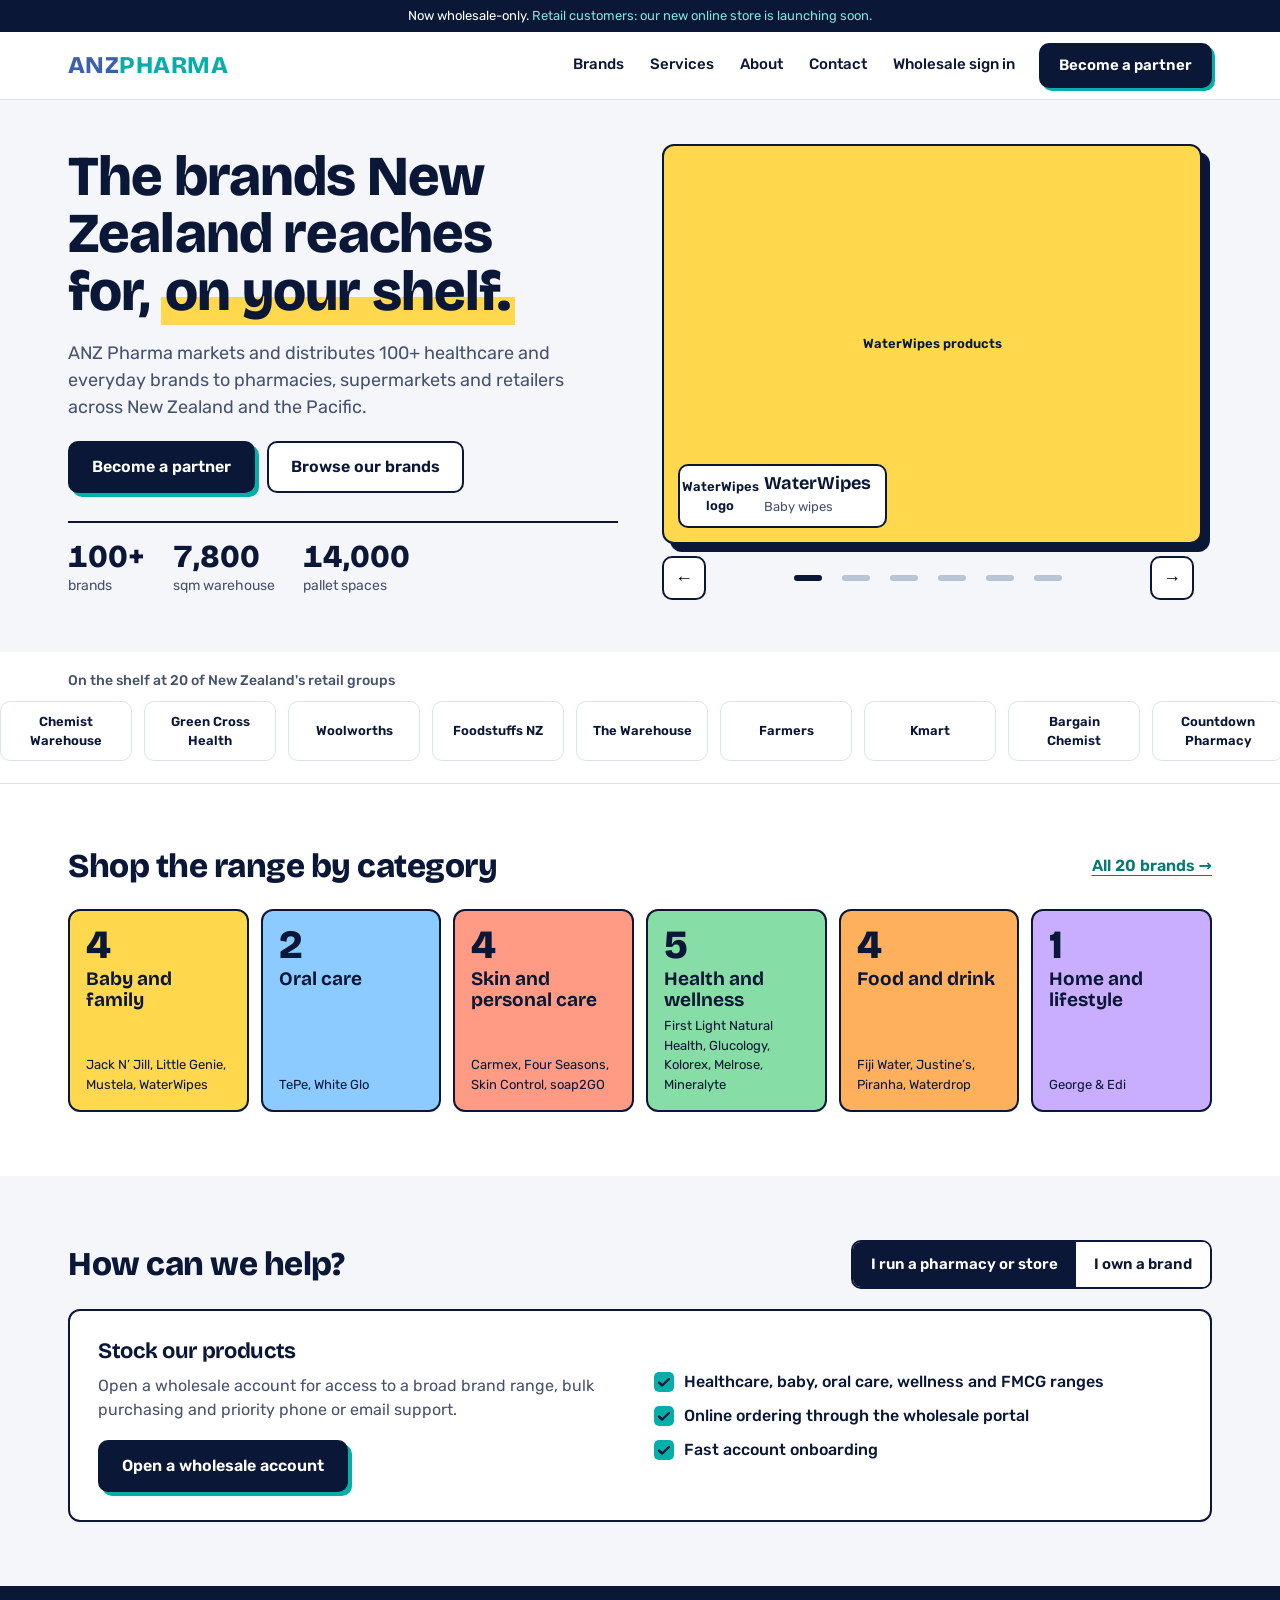
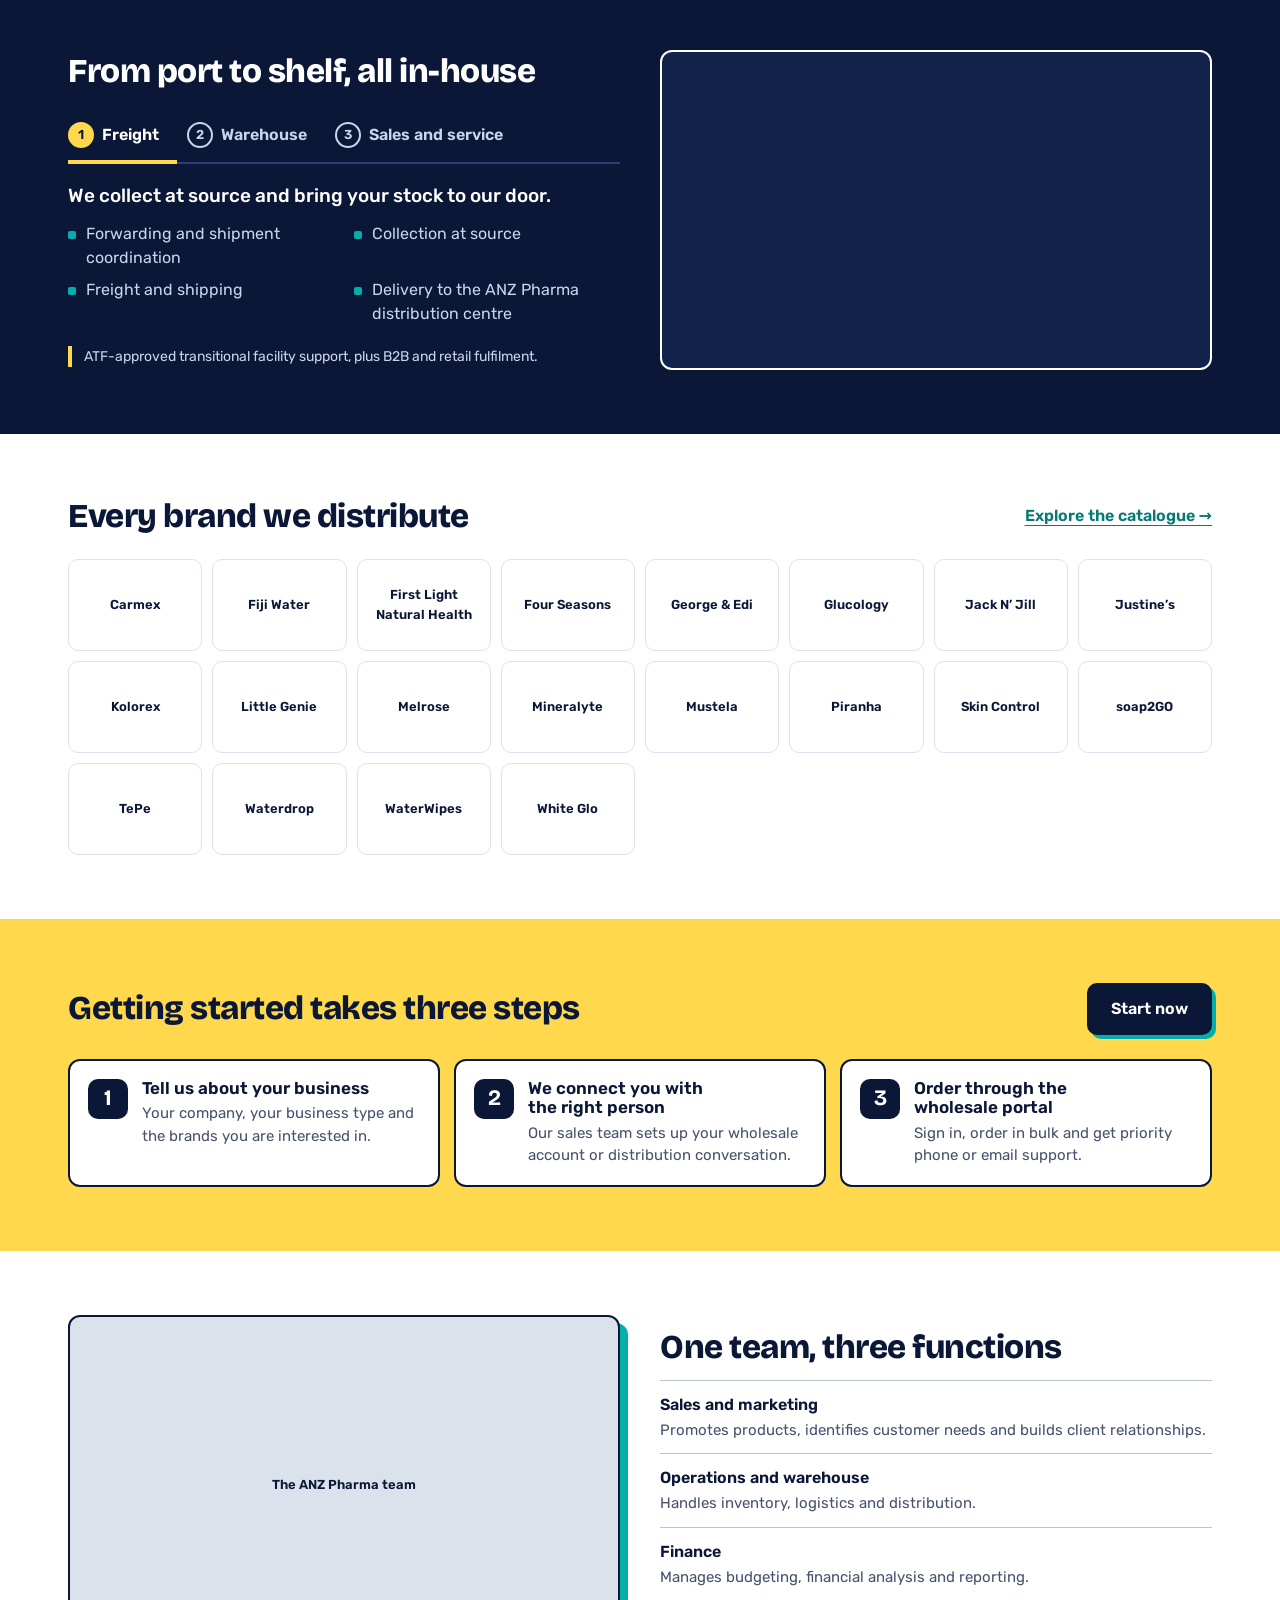
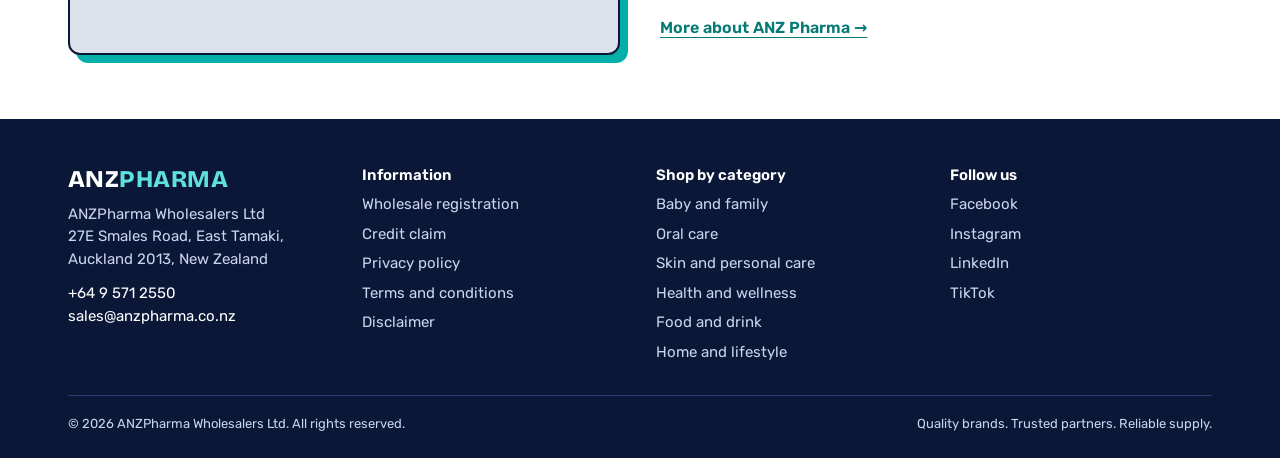
<file: index.html>
<!doctype html>
<html lang="en-NZ">
<head>
<meta charset="utf-8">
<meta name="viewport" content="width=device-width, initial-scale=1">
<title>ANZ Pharma | Wholesale pharmaceutical, healthcare and FMCG distribution in New Zealand</title>
<meta name="description" content="ANZ Pharma markets and distributes 100+ healthcare and everyday brands to pharmacies, supermarkets and retailers across New Zealand and the Pacific.">
<meta name="robots" content="noindex, nofollow">
<link rel="preconnect" href="https://fonts.googleapis.com">
<link rel="preconnect" href="https://fonts.gstatic.com" crossorigin>
<link rel="stylesheet" href="https://fonts.googleapis.com/css2?family=Bricolage+Grotesque:wght@600;700;800&family=Rubik:wght@400;500;600&display=swap">
<link rel="stylesheet" href="css/styles.css">
<script>function imgFail(i){var s=document.createElement('span');s.className='img-fallback '+i.className;s.textContent=i.alt;i.replaceWith(s)}</script>
</head>
<body>
<a class="skip" href="#main">Skip to content</a>
<header class="site-header">
<div class="announce">Now wholesale-only. <span>Retail customers: our new online store is launching soon.</span></div>
<div class="wrap bar">
<a class="logo" href="index.html" aria-label="ANZ Pharma home"><img src="https://www.anzpharma.co.nz/images/anzpharma-logo.svg" alt="ANZ Pharma" width="181" height="20" onerror="this.replaceWith(Object.assign(document.createElement('span'),{className:'wordmark',innerHTML:'<b>ANZ</b>PHARMA'}))"></a>
<button class="menu-btn" type="button" aria-expanded="false" aria-controls="nav">Menu</button>
<nav id="nav" aria-label="Main">
<a href="brands.html">Brands</a>
<a href="index.html#services">Services</a>
<a href="about.html">About</a>
<a href="partner.html">Contact</a>
<a href="https://wholesale.anzpharma.co.nz/login.php" class="signin">Wholesale sign in</a>
<a href="partner.html" class="btn btn-dark">Become a partner</a>
</nav>
</div>
</header>
<main id="main">

<section class="hero"><div class="wrap hero-grid">
<div class="hero-copy">
<h1>The brands New Zealand reaches for, <mark>on your shelf.</mark></h1>
<p class="lead">ANZ Pharma markets and distributes 100+ healthcare and everyday brands to pharmacies, supermarkets and retailers across New Zealand and the Pacific.</p>
<div class="row"><a class="btn btn-dark" href="partner.html">Become a partner</a><a class="btn btn-line" href="brands.html">Browse our brands</a></div>
<dl class="hero-stats"><div><dt data-count="100" data-suffix="+">100+</dt><dd>brands</dd></div><div><dt data-count="7800">7,800</dt><dd>sqm warehouse</dd></div><div><dt data-count="14000">14,000</dt><dd>pallet spaces</dd></div></dl>
</div>
<div class="showcase" aria-roledescription="carousel" aria-label="Featured brands">
<div class="slides"><a class="slide c-baby on" href="brands.html#waterwipes" data-i="0"><img class="slide-img" src="https://brand.anzpharma.co.nz/uploads/hero_671781495614.png" alt="WaterWipes products" onerror="imgFail(this)"><span class="slide-cap"><span class="slide-logo"><img src="https://brand.anzpharma.co.nz/uploads/721781731890.png" alt="WaterWipes logo" onerror="imgFail(this)"></span><span><b>WaterWipes</b><small>Baby wipes</small></span></span></a><a class="slide c-skin" href="brands.html#carmex" data-i="1"><img class="slide-img" src="https://brand.anzpharma.co.nz/uploads/hero_411775523725.png" alt="Carmex products" loading="lazy" onerror="imgFail(this)"><span class="slide-cap"><span class="slide-logo"><img src="https://brand.anzpharma.co.nz/uploads/511773348361.png" alt="Carmex logo" loading="lazy" onerror="imgFail(this)"></span><span><b>Carmex</b><small>Lip care</small></span></span></a><a class="slide c-baby" href="brands.html#mustela" data-i="2"><img class="slide-img" src="https://brand.anzpharma.co.nz/uploads/hero_331775526187.png" alt="Mustela products" loading="lazy" onerror="imgFail(this)"><span class="slide-cap"><span class="slide-logo"><img src="https://brand.anzpharma.co.nz/uploads/251772756858.png" alt="Mustela logo" loading="lazy" onerror="imgFail(this)"></span><span><b>Mustela</b><small>Baby skincare</small></span></span></a><a class="slide c-oral" href="brands.html#white-glo" data-i="3"><img class="slide-img" src="https://brand.anzpharma.co.nz/uploads/hero_181775103220.jpg" alt="White Glo products" loading="lazy" onerror="imgFail(this)"><span class="slide-cap"><span class="slide-logo"><img src="https://brand.anzpharma.co.nz/uploads/461775103220.png" alt="White Glo logo" loading="lazy" onerror="imgFail(this)"></span><span><b>White Glo</b><small>Teeth whitening</small></span></span></a><a class="slide c-food" href="brands.html#fiji-water" data-i="4"><img class="slide-img" src="https://brand.anzpharma.co.nz/uploads/hero_911793245798.png" alt="Fiji Water products" loading="lazy" onerror="imgFail(this)"><span class="slide-cap"><span class="slide-logo"><img src="https://brand.anzpharma.co.nz/uploads/961793245639.png" alt="Fiji Water logo" loading="lazy" onerror="imgFail(this)"></span><span><b>Fiji Water</b><small>Bottled water</small></span></span></a><a class="slide c-health" href="brands.html#kolorex" data-i="5"><img class="slide-img" src="https://brand.anzpharma.co.nz/uploads/hero_621775528438.png" alt="Kolorex products" loading="lazy" onerror="imgFail(this)"><span class="slide-cap"><span class="slide-logo"><img src="https://brand.anzpharma.co.nz/uploads/411716344920.png" alt="Kolorex logo" loading="lazy" onerror="imgFail(this)"></span><span><b>Kolorex</b><small>Skin and gut care</small></span></span></a></div>
<div class="show-ctl"><button type="button" class="arrow" data-dir="-1" aria-label="Previous brand">&#8592;</button><div class="dots"><button type="button" class="dot on" data-i="0" aria-label="Show WaterWipes"></button><button type="button" class="dot" data-i="1" aria-label="Show Carmex"></button><button type="button" class="dot" data-i="2" aria-label="Show Mustela"></button><button type="button" class="dot" data-i="3" aria-label="Show White Glo"></button><button type="button" class="dot" data-i="4" aria-label="Show Fiji Water"></button><button type="button" class="dot" data-i="5" aria-label="Show Kolorex"></button></div><button type="button" class="arrow" data-dir="1" aria-label="Next brand">&#8594;</button></div>
</div>
</div></section>

<section class="marquee-band" aria-label="Retail partners">
<p class="wrap marquee-label">On the shelf at 20 of New Zealand's retail groups</p>
<div class="marquee"><ul class="track"><li><img src="https://www.anzpharma.co.nz/images/customers/chemistwarehouse.jpg" alt="Chemist Warehouse" loading="lazy" onerror="imgFail(this)"></li><li><img src="https://www.anzpharma.co.nz/images/customers/greencross.jpg" alt="Green Cross Health" loading="lazy" onerror="imgFail(this)"></li><li><img src="https://www.anzpharma.co.nz/images/customers/woolworths.png" alt="Woolworths" loading="lazy" onerror="imgFail(this)"></li><li><img src="https://www.anzpharma.co.nz/images/customers/foodstuffs.jpg" alt="Foodstuffs NZ" loading="lazy" onerror="imgFail(this)"></li><li><img src="https://www.anzpharma.co.nz/images/customers/thewarehouse.jpg" alt="The Warehouse" loading="lazy" onerror="imgFail(this)"></li><li><img src="https://www.anzpharma.co.nz/images/customers/farmers.jpg" alt="Farmers" loading="lazy" onerror="imgFail(this)"></li><li><img src="https://www.anzpharma.co.nz/images/customers/k%20mart%20logo%20.png" alt="Kmart" loading="lazy" onerror="imgFail(this)"></li><li><img src="https://www.anzpharma.co.nz/images/customers/bargain%20chemist.png" alt="Bargain Chemist" loading="lazy" onerror="imgFail(this)"></li><li><img src="https://www.anzpharma.co.nz/images/customers/countdown-pharmacy.jpg" alt="Countdown Pharmacy" loading="lazy" onerror="imgFail(this)"></li><li><img src="https://www.anzpharma.co.nz/images/customers/pharmacy-direct.jpg" alt="Pharmacy Direct" loading="lazy" onerror="imgFail(this)"></li><li><img src="https://www.anzpharma.co.nz/images/customers/health2000.jpg" alt="Health 2000" loading="lazy" onerror="imgFail(this)"></li><li><img src="https://www.anzpharma.co.nz/images/customers/cdc.png" alt="CDC Pharmaceuticals" loading="lazy" onerror="imgFail(this)"></li><li><img src="https://www.anzpharma.co.nz/images/customers/baby%20bunting%20.png" alt="Baby Bunting" loading="lazy" onerror="imgFail(this)"></li><li><img src="https://www.anzpharma.co.nz/images/customers/babyonthemove.jpg" alt="Baby on the Move" loading="lazy" onerror="imgFail(this)"></li><li><img src="https://www.anzpharma.co.nz/images/customers/commonsense-organic.jpg" alt="Commonsense Organics" loading="lazy" onerror="imgFail(this)"></li><li><img src="https://www.anzpharma.co.nz/images/customers/farmland%20logo.png" alt="Farmlands" loading="lazy" onerror="imgFail(this)"></li><li><img src="https://www.anzpharma.co.nz/images/customers/spotlight%20.png" alt="Spotlight" loading="lazy" onerror="imgFail(this)"></li><li><img src="https://www.anzpharma.co.nz/images/customers/postie.jpg" alt="Postie" loading="lazy" onerror="imgFail(this)"></li><li><img src="https://www.anzpharma.co.nz/images/customers/nightnday.jpg" alt="Night ’n Day" loading="lazy" onerror="imgFail(this)"></li><li><img src="https://www.anzpharma.co.nz/images/customers/ls-travel.jpg" alt="Lagardère Travel Retail" loading="lazy" onerror="imgFail(this)"></li></ul><ul class="track" aria-hidden="true"><li><img src="https://www.anzpharma.co.nz/images/customers/chemistwarehouse.jpg" alt="Chemist Warehouse" loading="lazy" onerror="imgFail(this)"></li><li><img src="https://www.anzpharma.co.nz/images/customers/greencross.jpg" alt="Green Cross Health" loading="lazy" onerror="imgFail(this)"></li><li><img src="https://www.anzpharma.co.nz/images/customers/woolworths.png" alt="Woolworths" loading="lazy" onerror="imgFail(this)"></li><li><img src="https://www.anzpharma.co.nz/images/customers/foodstuffs.jpg" alt="Foodstuffs NZ" loading="lazy" onerror="imgFail(this)"></li><li><img src="https://www.anzpharma.co.nz/images/customers/thewarehouse.jpg" alt="The Warehouse" loading="lazy" onerror="imgFail(this)"></li><li><img src="https://www.anzpharma.co.nz/images/customers/farmers.jpg" alt="Farmers" loading="lazy" onerror="imgFail(this)"></li><li><img src="https://www.anzpharma.co.nz/images/customers/k%20mart%20logo%20.png" alt="Kmart" loading="lazy" onerror="imgFail(this)"></li><li><img src="https://www.anzpharma.co.nz/images/customers/bargain%20chemist.png" alt="Bargain Chemist" loading="lazy" onerror="imgFail(this)"></li><li><img src="https://www.anzpharma.co.nz/images/customers/countdown-pharmacy.jpg" alt="Countdown Pharmacy" loading="lazy" onerror="imgFail(this)"></li><li><img src="https://www.anzpharma.co.nz/images/customers/pharmacy-direct.jpg" alt="Pharmacy Direct" loading="lazy" onerror="imgFail(this)"></li><li><img src="https://www.anzpharma.co.nz/images/customers/health2000.jpg" alt="Health 2000" loading="lazy" onerror="imgFail(this)"></li><li><img src="https://www.anzpharma.co.nz/images/customers/cdc.png" alt="CDC Pharmaceuticals" loading="lazy" onerror="imgFail(this)"></li><li><img src="https://www.anzpharma.co.nz/images/customers/baby%20bunting%20.png" alt="Baby Bunting" loading="lazy" onerror="imgFail(this)"></li><li><img src="https://www.anzpharma.co.nz/images/customers/babyonthemove.jpg" alt="Baby on the Move" loading="lazy" onerror="imgFail(this)"></li><li><img src="https://www.anzpharma.co.nz/images/customers/commonsense-organic.jpg" alt="Commonsense Organics" loading="lazy" onerror="imgFail(this)"></li><li><img src="https://www.anzpharma.co.nz/images/customers/farmland%20logo.png" alt="Farmlands" loading="lazy" onerror="imgFail(this)"></li><li><img src="https://www.anzpharma.co.nz/images/customers/spotlight%20.png" alt="Spotlight" loading="lazy" onerror="imgFail(this)"></li><li><img src="https://www.anzpharma.co.nz/images/customers/postie.jpg" alt="Postie" loading="lazy" onerror="imgFail(this)"></li><li><img src="https://www.anzpharma.co.nz/images/customers/nightnday.jpg" alt="Night ’n Day" loading="lazy" onerror="imgFail(this)"></li><li><img src="https://www.anzpharma.co.nz/images/customers/ls-travel.jpg" alt="Lagardère Travel Retail" loading="lazy" onerror="imgFail(this)"></li></ul></div>
</section>

<section class="band"><div class="wrap">
<div class="head-row"><h2>Shop the range by category</h2><a class="more" href="brands.html">All 20 brands &#8594;</a></div>
<div class="cats"><a class="cat c-baby" href="brands.html#baby"><span class="cat-n">4</span><span class="cat-name">Baby and family</span><span class="cat-brands">Jack N’ Jill, Little Genie, Mustela, WaterWipes</span></a><a class="cat c-oral" href="brands.html#oral"><span class="cat-n">2</span><span class="cat-name">Oral care</span><span class="cat-brands">TePe, White Glo</span></a><a class="cat c-skin" href="brands.html#skin"><span class="cat-n">4</span><span class="cat-name">Skin and personal care</span><span class="cat-brands">Carmex, Four Seasons, Skin Control, soap2GO</span></a><a class="cat c-health" href="brands.html#health"><span class="cat-n">5</span><span class="cat-name">Health and wellness</span><span class="cat-brands">First Light Natural Health, Glucology, Kolorex, Melrose, Mineralyte</span></a><a class="cat c-food" href="brands.html#food"><span class="cat-n">4</span><span class="cat-name">Food and drink</span><span class="cat-brands">Fiji Water, Justine’s, Piranha, Waterdrop</span></a><a class="cat c-home" href="brands.html#home"><span class="cat-n">1</span><span class="cat-name">Home and lifestyle</span><span class="cat-brands">George &amp; Edi</span></a></div>
</div></section>

<section class="band band-paper"><div class="wrap aud">
<div class="aud-head"><h2>How can we help?</h2>
<div class="seg" role="tablist" aria-label="Choose your business type">
<button type="button" role="tab" id="at-stock" aria-controls="ap-stock" aria-selected="true">I run a pharmacy or store</button>
<button type="button" role="tab" id="at-sell" aria-controls="ap-sell" aria-selected="false">I own a brand</button></div></div>
<div role="tabpanel" id="ap-stock" aria-labelledby="at-stock" class="aud-panel">
<div><h3>Stock our products</h3><p>Open a wholesale account for access to a broad brand range, bulk purchasing and priority phone or email support.</p>
<a class="btn btn-dark" href="partner.html?interest=stock">Open a wholesale account</a></div>
<ul class="checks"><li>Healthcare, baby, oral care, wellness and FMCG ranges</li><li>Online ordering through the wholesale portal</li><li>Fast account onboarding</li></ul></div>
<div role="tabpanel" id="ap-sell" aria-labelledby="at-sell" class="aud-panel" hidden>
<div><h3>Sell your brand in New Zealand</h3><p>We take brands with real consumer benefits from port to shelf: import, storage, field sales and key accounts handled by one team.</p>
<a class="btn btn-dark" href="partner.html?interest=sell">Talk to us about distribution</a></div>
<ul class="checks"><li>Nationwide retail and pharmacy relationships</li><li>Integrated import and freight coordination</li><li>Scalable logistics for growing brands</li></ul></div>
</div></section>

<section class="band band-navy" id="services"><div class="wrap journey">
<div class="journey-copy">
<h2>From port to shelf, all in-house</h2>
<div class="jtabs" role="tablist" aria-label="Our services"><button type="button" role="tab" class="jtab" id="jt-freight" aria-controls="jp-freight" aria-selected="true"><span class="jnum">1</span>Freight</button><button type="button" role="tab" class="jtab" id="jt-warehouse" aria-controls="jp-warehouse" aria-selected="false"><span class="jnum">2</span>Warehouse</button><button type="button" role="tab" class="jtab" id="jt-sales" aria-controls="jp-sales" aria-selected="false"><span class="jnum">3</span>Sales and service</button></div>
<div role="tabpanel" class="jpanel" id="jp-freight" aria-labelledby="jt-freight"><p class="jlead">We collect at source and bring your stock to our door.</p><ul><li>Forwarding and shipment coordination</li><li>Collection at source</li><li>Freight and shipping</li><li>Delivery to the ANZ Pharma distribution centre</li></ul></div><div role="tabpanel" class="jpanel" id="jp-warehouse" aria-labelledby="jt-warehouse" hidden><p class="jlead">7,800 sqm in East Tamaki, with room for 14,000 pallets.</p><ul><li>Own and customer warehousing</li><li>Direct-store-delivery and DC distribution</li><li>Wholesale operations and B2B fulfilment</li><li>Regulatory support and quality controls</li></ul></div><div role="tabpanel" class="jpanel" id="jp-sales" aria-labelledby="jt-sales" hidden><p class="jlead">A field team that gets brands ranged and keeps them selling.</p><ul><li>Field sales management</li><li>Key account management</li><li>Customer management</li><li>Customer services</li></ul></div>
<p class="atf">ATF-approved transitional facility support, plus B2B and retail fulfilment.</p>
</div>
<div class="journey-media"><video autoplay muted loop playsinline preload="metadata" aria-label="Aerial view of the ANZ Pharma distribution centre in East Tamaki"><source src="https://www.anzpharma.co.nz/videos/anzpharma.webm" type="video/webm"></video></div>
</div></section>

<section class="band"><div class="wrap">
<div class="head-row"><h2>Every brand we distribute</h2><a class="more" href="brands.html">Explore the catalogue &#8594;</a></div>
<div class="wall"><a class="wall-tile c-skin" href="brands.html#carmex" title="Carmex"><img src="https://brand.anzpharma.co.nz/uploads/511773348361.png" alt="Carmex" loading="lazy" onerror="imgFail(this)"><span>Lip care</span></a><a class="wall-tile c-food" href="brands.html#fiji-water" title="Fiji Water"><img src="https://brand.anzpharma.co.nz/uploads/961793245639.png" alt="Fiji Water" loading="lazy" onerror="imgFail(this)"><span>Bottled water</span></a><a class="wall-tile c-health" href="brands.html#first-light-natural-health" title="First Light Natural Health"><img src="https://brand.anzpharma.co.nz/uploads/221727736343.png" alt="First Light Natural Health" loading="lazy" onerror="imgFail(this)"><span>Natural health</span></a><a class="wall-tile c-skin" href="brands.html#four-seasons" title="Four Seasons"><img src="https://brand.anzpharma.co.nz/uploads/181679461291.jpg" alt="Four Seasons" loading="lazy" onerror="imgFail(this)"><span>Sexual health</span></a><a class="wall-tile c-home" href="brands.html#george-edi-fragrance" title="George &amp; Edi"><img src="https://brand.anzpharma.co.nz/uploads/191775692651.png" alt="George &amp; Edi" loading="lazy" onerror="imgFail(this)"><span>Home fragrance</span></a><a class="wall-tile c-health" href="brands.html#glucology-ibd-medical" title="Glucology"><img src="https://brand.anzpharma.co.nz/uploads/731734410360.png" alt="Glucology" loading="lazy" onerror="imgFail(this)"><span>Diabetes care</span></a><a class="wall-tile c-baby" href="brands.html#jack-n-jill" title="Jack N’ Jill"><img src="https://brand.anzpharma.co.nz/uploads/131775708464.png" alt="Jack N’ Jill" loading="lazy" onerror="imgFail(this)"><span>Kids oral and personal care</span></a><a class="wall-tile c-food" href="brands.html#justines" title="Justine’s"><img src="https://brand.anzpharma.co.nz/uploads/641638233474.png" alt="Justine’s" loading="lazy" onerror="imgFail(this)"><span>Protein baked goods</span></a><a class="wall-tile c-health" href="brands.html#kolorex" title="Kolorex"><img src="https://brand.anzpharma.co.nz/uploads/411716344920.png" alt="Kolorex" loading="lazy" onerror="imgFail(this)"><span>Skin and gut care</span></a><a class="wall-tile c-baby" href="brands.html#little-genie" title="Little Genie"><img src="https://brand.anzpharma.co.nz/uploads/991773180424.png" alt="Little Genie" loading="lazy" onerror="imgFail(this)"><span>Eco baby care</span></a><a class="wall-tile c-health" href="brands.html#melrose" title="Melrose"><img src="https://brand.anzpharma.co.nz/uploads/231661808443.png" alt="Melrose" loading="lazy" onerror="imgFail(this)"><span>Health foods and supplements</span></a><a class="wall-tile c-health" href="brands.html#mineralyte" title="Mineralyte"><img src="https://brand.anzpharma.co.nz/uploads/801744784710.png" alt="Mineralyte" loading="lazy" onerror="imgFail(this)"><span>Hydration</span></a><a class="wall-tile c-baby" href="brands.html#mustela" title="Mustela"><img src="https://brand.anzpharma.co.nz/uploads/251772756858.png" alt="Mustela" loading="lazy" onerror="imgFail(this)"><span>Baby skincare</span></a><a class="wall-tile c-food" href="brands.html#piranha" title="Piranha"><img src="https://brand.anzpharma.co.nz/uploads/181635986114.jpg" alt="Piranha" loading="lazy" onerror="imgFail(this)"><span>Snacks</span></a><a class="wall-tile c-skin" href="brands.html#skin-control" title="Skin Control"><img src="https://brand.anzpharma.co.nz/uploads/821721190728.png" alt="Skin Control" loading="lazy" onerror="imgFail(this)"><span>Skincare</span></a><a class="wall-tile c-skin" href="brands.html#soap2go" title="soap2GO"><img src="https://brand.anzpharma.co.nz/uploads/221637633615.png" alt="soap2GO" loading="lazy" onerror="imgFail(this)"><span>Hand sanitiser</span></a><a class="wall-tile c-oral" href="brands.html#tepe" title="TePe"><img src="https://brand.anzpharma.co.nz/uploads/761776404784.png" alt="TePe" loading="lazy" onerror="imgFail(this)"><span>Oral hygiene</span></a><a class="wall-tile c-food" href="brands.html#waterdrop" title="Waterdrop"><img src="https://brand.anzpharma.co.nz/uploads/921756385273.png" alt="Waterdrop" loading="lazy" onerror="imgFail(this)"><span>Drink flavouring</span></a><a class="wall-tile c-baby" href="brands.html#waterwipes" title="WaterWipes"><img src="https://brand.anzpharma.co.nz/uploads/721781731890.png" alt="WaterWipes" loading="lazy" onerror="imgFail(this)"><span>Baby wipes</span></a><a class="wall-tile c-oral" href="brands.html#white-glo" title="White Glo"><img src="https://brand.anzpharma.co.nz/uploads/461775103220.png" alt="White Glo" loading="lazy" onerror="imgFail(this)"><span>Teeth whitening</span></a></div>
</div></section>

<section class="band band-sun"><div class="wrap">
<div class="head-row"><h2>Getting started takes three steps</h2><a class="btn btn-dark" href="partner.html">Start now</a></div>
<ol class="steps">
<li><b>1</b><div><h3>Tell us about your business</h3><p>Your company, your business type and the brands you are interested in.</p></div></li>
<li><b>2</b><div><h3>We connect you with the right person</h3><p>Our sales team sets up your wholesale account or distribution conversation.</p></div></li>
<li><b>3</b><div><h3>Order through the wholesale portal</h3><p>Sign in, order in bulk and get priority phone or email support.</p></div></li>
</ol></div></section>

<section class="band"><div class="wrap team">
<img class="photo" src="https://www.anzpharma.co.nz/images/home/home-team-v2.webp" alt="The ANZ Pharma team" loading="lazy" onerror="imgFail(this)">
<div><h2>One team, three functions</h2>
<dl class="rows"><div><dt>Sales and marketing</dt><dd>Promotes products, identifies customer needs and builds client relationships.</dd></div>
<div><dt>Operations and warehouse</dt><dd>Handles inventory, logistics and distribution.</dd></div>
<div><dt>Finance</dt><dd>Manages budgeting, financial analysis and reporting.</dd></div></dl>
<a class="more" href="about.html">More about ANZ Pharma &#8594;</a></div>
</div></section>

</main>
<footer class="site-footer">
<div class="wrap">
<div class="foot-grid">
<div><div class="wordmark light"><b>ANZ</b>PHARMA</div>
<p>ANZPharma Wholesalers Ltd<br>27E Smales Road, East Tamaki,<br>Auckland 2013, New Zealand</p>
<p><a href="tel:+6495712550">+64 9 571 2550</a><br><a href="mailto:sales@anzpharma.co.nz">sales@anzpharma.co.nz</a></p></div>
<div><h2>Information</h2><ul>
<li><a href="partner.html">Wholesale registration</a></li>
<li><a href="https://app.smartsheet.com/b/form/b973d35e5c6442339b9a19ecd824c3bc">Credit claim</a></li>
<li><a href="https://www.anzpharma.co.nz/privacy-policy/">Privacy policy</a></li>
<li><a href="https://www.anzpharma.co.nz/terms-conditions/">Terms and conditions</a></li>
<li><a href="https://www.anzpharma.co.nz/disclaimer/">Disclaimer</a></li></ul></div>
<div><h2>Shop by category</h2><ul>
<li><a href="brands.html#baby">Baby and family</a></li><li><a href="brands.html#oral">Oral care</a></li><li><a href="brands.html#skin">Skin and personal care</a></li><li><a href="brands.html#health">Health and wellness</a></li><li><a href="brands.html#food">Food and drink</a></li><li><a href="brands.html#home">Home and lifestyle</a></li></ul></div>
<div><h2>Follow us</h2><ul>
<li><a href="https://www.facebook.com/ANZPharmaNZ/">Facebook</a></li>
<li><a href="https://www.instagram.com/anzpharma/">Instagram</a></li>
<li><a href="https://nz.linkedin.com/in/anz-pharma-027b20361">LinkedIn</a></li>
<li><a href="https://www.tiktok.com/@anzpharmanz">TikTok</a></li></ul></div>
</div>
<div class="foot-base"><span>&copy; 2026 ANZPharma Wholesalers Ltd. All rights reserved.</span><span>Quality brands. Trusted partners. Reliable supply.</span></div>
</div>
</footer>

<script src="js/main.js"></script>
</body>
</html>
</file>
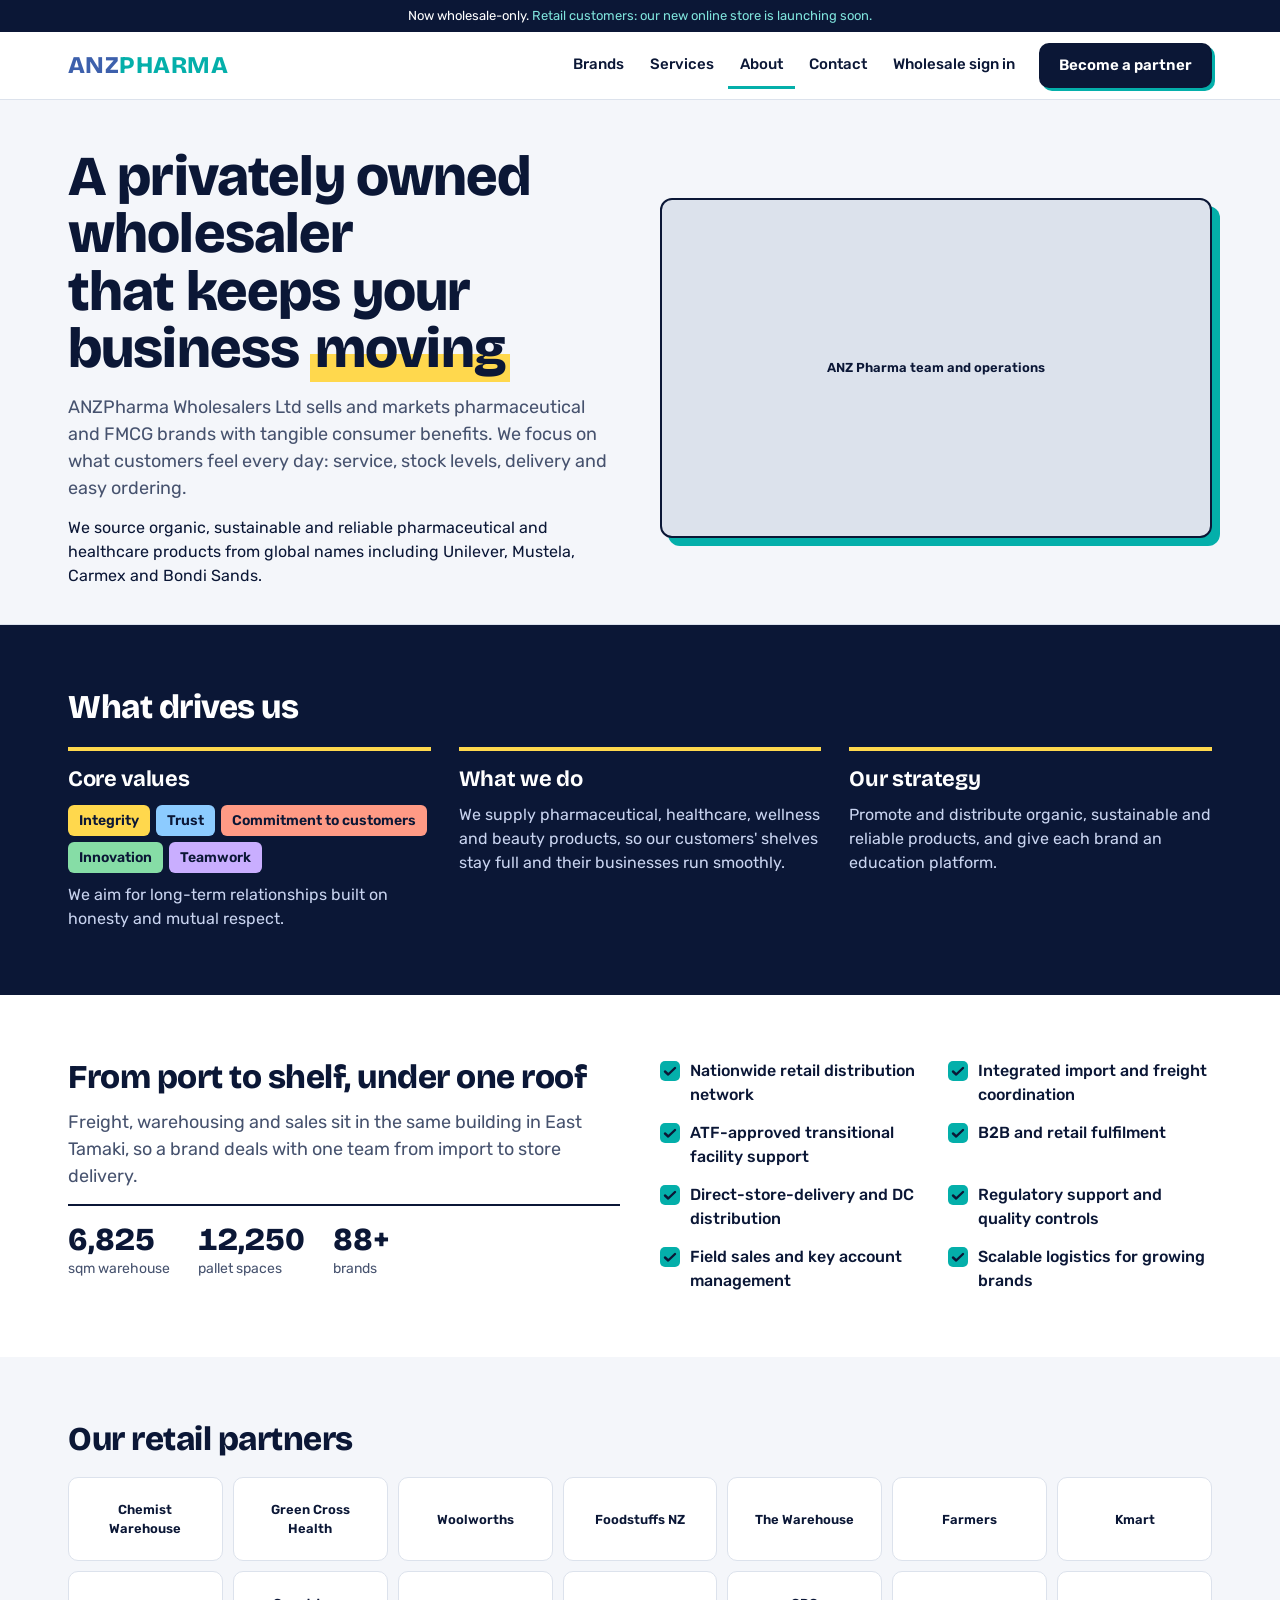
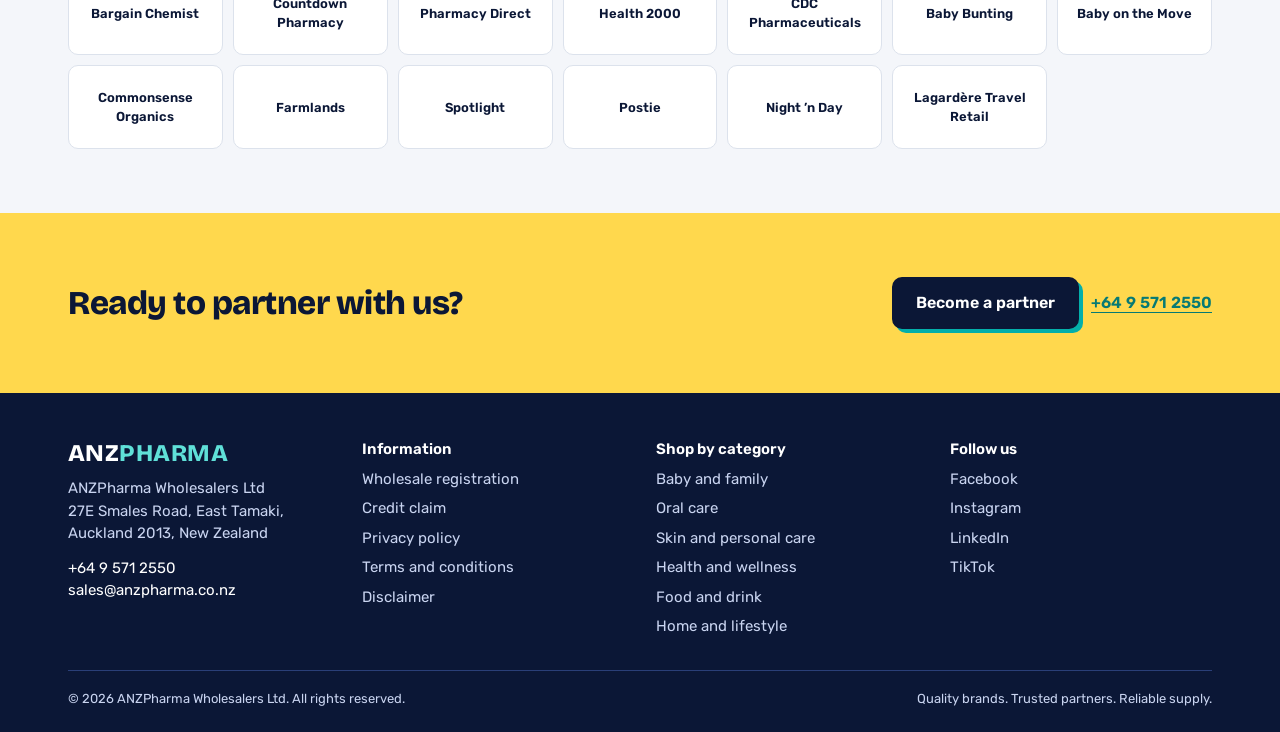
<file: about.html>
<!doctype html>
<html lang="en-NZ">
<head>
<meta charset="utf-8">
<meta name="viewport" content="width=device-width, initial-scale=1">
<title>About ANZ Pharma | Freight, warehousing and sales under one roof</title>
<meta name="description" content="ANZPharma Wholesalers Ltd is a privately owned New Zealand wholesaler of pharmaceutical, healthcare and FMCG brands.">
<meta name="robots" content="noindex, nofollow">
<link rel="preconnect" href="https://fonts.googleapis.com">
<link rel="preconnect" href="https://fonts.gstatic.com" crossorigin>
<link rel="stylesheet" href="https://fonts.googleapis.com/css2?family=Bricolage+Grotesque:wght@600;700;800&family=Rubik:wght@400;500;600&display=swap">
<link rel="stylesheet" href="css/styles.css">
<script>function imgFail(i){var s=document.createElement('span');s.className='img-fallback '+i.className;s.textContent=i.alt;i.replaceWith(s)}</script>
</head>
<body>
<a class="skip" href="#main">Skip to content</a>
<header class="site-header">
<div class="announce">Now wholesale-only. <span>Retail customers: our new online store is launching soon.</span></div>
<div class="wrap bar">
<a class="logo" href="index.html" aria-label="ANZ Pharma home"><img src="https://www.anzpharma.co.nz/images/anzpharma-logo.svg" alt="ANZ Pharma" width="181" height="20" onerror="this.replaceWith(Object.assign(document.createElement('span'),{className:'wordmark',innerHTML:'<b>ANZ</b>PHARMA'}))"></a>
<button class="menu-btn" type="button" aria-expanded="false" aria-controls="nav">Menu</button>
<nav id="nav" aria-label="Main">
<a href="brands.html">Brands</a>
<a href="index.html#services">Services</a>
<a href="about.html" aria-current="page">About</a>
<a href="partner.html">Contact</a>
<a href="https://wholesale.anzpharma.co.nz/login.php" class="signin">Wholesale sign in</a>
<a href="partner.html" class="btn btn-dark">Become a partner</a>
</nav>
</div>
</header>
<main id="main">

<section class="page-head"><div class="wrap team">
<div><h1>A privately owned wholesaler that keeps your business <mark>moving</mark></h1>
<p class="lead">ANZPharma Wholesalers Ltd sells and markets pharmaceutical and FMCG brands with tangible consumer benefits. We focus on what customers feel every day: service, stock levels, delivery and easy ordering.</p>
<p>We source organic, sustainable and reliable pharmaceutical and healthcare products from global names including Unilever, Mustela, Carmex and Bondi Sands.</p></div>
<img class="photo" src="https://www.anzpharma.co.nz/images/about-team.png" alt="ANZ Pharma team and operations" onerror="imgFail(this)">
</div></section>
<section class="band band-navy"><div class="wrap">
<h2>What drives us</h2>
<div class="drive">
<div><h3>Core values</h3><ul class="values"><li class="c-baby">Integrity</li><li class="c-oral">Trust</li><li class="c-skin">Commitment to customers</li><li class="c-health">Innovation</li><li class="c-home">Teamwork</li></ul>
<p>We aim for long-term relationships built on honesty and mutual respect.</p></div>
<div><h3>What we do</h3><p>We supply pharmaceutical, healthcare, wellness and beauty products, so our customers' shelves stay full and their businesses run smoothly.</p></div>
<div><h3>Our strategy</h3><p>Promote and distribute organic, sustainable and reliable products, and give each brand an education platform.</p></div>
</div></div></section>
<section class="band"><div class="wrap team top">
<div><h2>From port to shelf, under one roof</h2>
<p class="lead">Freight, warehousing and sales sit in the same building in East Tamaki, so a brand deals with one team from import to store delivery.</p>
<dl class="hero-stats"><div><dt data-count="7800">7,800</dt><dd>sqm warehouse</dd></div><div><dt data-count="14000">14,000</dt><dd>pallet spaces</dd></div><div><dt data-count="100" data-suffix="+">100+</dt><dd>brands</dd></div></dl></div>
<ul class="checks two"><li>Nationwide retail distribution network</li><li>Integrated import and freight coordination</li><li>ATF-approved transitional facility support</li><li>B2B and retail fulfilment</li><li>Direct-store-delivery and DC distribution</li><li>Regulatory support and quality controls</li><li>Field sales and key account management</li><li>Scalable logistics for growing brands</li></ul>
</div></section>
<section class="band band-paper"><div class="wrap">
<h2>Our retail partners</h2>
<ul class="logos"><li><img src="https://www.anzpharma.co.nz/images/customers/chemistwarehouse.jpg" alt="Chemist Warehouse" loading="lazy" onerror="imgFail(this)"></li><li><img src="https://www.anzpharma.co.nz/images/customers/greencross.jpg" alt="Green Cross Health" loading="lazy" onerror="imgFail(this)"></li><li><img src="https://www.anzpharma.co.nz/images/customers/woolworths.png" alt="Woolworths" loading="lazy" onerror="imgFail(this)"></li><li><img src="https://www.anzpharma.co.nz/images/customers/foodstuffs.jpg" alt="Foodstuffs NZ" loading="lazy" onerror="imgFail(this)"></li><li><img src="https://www.anzpharma.co.nz/images/customers/thewarehouse.jpg" alt="The Warehouse" loading="lazy" onerror="imgFail(this)"></li><li><img src="https://www.anzpharma.co.nz/images/customers/farmers.jpg" alt="Farmers" loading="lazy" onerror="imgFail(this)"></li><li><img src="https://www.anzpharma.co.nz/images/customers/k%20mart%20logo%20.png" alt="Kmart" loading="lazy" onerror="imgFail(this)"></li><li><img src="https://www.anzpharma.co.nz/images/customers/bargain%20chemist.png" alt="Bargain Chemist" loading="lazy" onerror="imgFail(this)"></li><li><img src="https://www.anzpharma.co.nz/images/customers/countdown-pharmacy.jpg" alt="Countdown Pharmacy" loading="lazy" onerror="imgFail(this)"></li><li><img src="https://www.anzpharma.co.nz/images/customers/pharmacy-direct.jpg" alt="Pharmacy Direct" loading="lazy" onerror="imgFail(this)"></li><li><img src="https://www.anzpharma.co.nz/images/customers/health2000.jpg" alt="Health 2000" loading="lazy" onerror="imgFail(this)"></li><li><img src="https://www.anzpharma.co.nz/images/customers/cdc.png" alt="CDC Pharmaceuticals" loading="lazy" onerror="imgFail(this)"></li><li><img src="https://www.anzpharma.co.nz/images/customers/baby%20bunting%20.png" alt="Baby Bunting" loading="lazy" onerror="imgFail(this)"></li><li><img src="https://www.anzpharma.co.nz/images/customers/babyonthemove.jpg" alt="Baby on the Move" loading="lazy" onerror="imgFail(this)"></li><li><img src="https://www.anzpharma.co.nz/images/customers/commonsense-organic.jpg" alt="Commonsense Organics" loading="lazy" onerror="imgFail(this)"></li><li><img src="https://www.anzpharma.co.nz/images/customers/farmland%20logo.png" alt="Farmlands" loading="lazy" onerror="imgFail(this)"></li><li><img src="https://www.anzpharma.co.nz/images/customers/spotlight%20.png" alt="Spotlight" loading="lazy" onerror="imgFail(this)"></li><li><img src="https://www.anzpharma.co.nz/images/customers/postie.jpg" alt="Postie" loading="lazy" onerror="imgFail(this)"></li><li><img src="https://www.anzpharma.co.nz/images/customers/nightnday.jpg" alt="Night ’n Day" loading="lazy" onerror="imgFail(this)"></li><li><img src="https://www.anzpharma.co.nz/images/customers/ls-travel.jpg" alt="Lagardère Travel Retail" loading="lazy" onerror="imgFail(this)"></li></ul>
</div></section>
<section class="band band-sun"><div class="wrap cta">
<div><h2>Ready to partner with us?</h2></div>
<div class="row"><a class="btn btn-dark" href="partner.html">Become a partner</a><a class="more" href="tel:+6495712550">+64 9 571 2550</a></div>
</div></section>

</main>
<footer class="site-footer">
<div class="wrap">
<div class="foot-grid">
<div><div class="wordmark light"><b>ANZ</b>PHARMA</div>
<p>ANZPharma Wholesalers Ltd<br>27E Smales Road, East Tamaki,<br>Auckland 2013, New Zealand</p>
<p><a href="tel:+6495712550">+64 9 571 2550</a><br><a href="mailto:sales@anzpharma.co.nz">sales@anzpharma.co.nz</a></p></div>
<div><h2>Information</h2><ul>
<li><a href="partner.html">Wholesale registration</a></li>
<li><a href="https://app.smartsheet.com/b/form/b973d35e5c6442339b9a19ecd824c3bc">Credit claim</a></li>
<li><a href="https://www.anzpharma.co.nz/privacy-policy/">Privacy policy</a></li>
<li><a href="https://www.anzpharma.co.nz/terms-conditions/">Terms and conditions</a></li>
<li><a href="https://www.anzpharma.co.nz/disclaimer/">Disclaimer</a></li></ul></div>
<div><h2>Shop by category</h2><ul>
<li><a href="brands.html#baby">Baby and family</a></li><li><a href="brands.html#oral">Oral care</a></li><li><a href="brands.html#skin">Skin and personal care</a></li><li><a href="brands.html#health">Health and wellness</a></li><li><a href="brands.html#food">Food and drink</a></li><li><a href="brands.html#home">Home and lifestyle</a></li></ul></div>
<div><h2>Follow us</h2><ul>
<li><a href="https://www.facebook.com/ANZPharmaNZ/">Facebook</a></li>
<li><a href="https://www.instagram.com/anzpharma/">Instagram</a></li>
<li><a href="https://nz.linkedin.com/in/anz-pharma-027b20361">LinkedIn</a></li>
<li><a href="https://www.tiktok.com/@anzpharmanz">TikTok</a></li></ul></div>
</div>
<div class="foot-base"><span>&copy; 2026 ANZPharma Wholesalers Ltd. All rights reserved.</span><span>Quality brands. Trusted partners. Reliable supply.</span></div>
</div>
</footer>

<script src="js/main.js"></script>
</body>
</html>
</file>
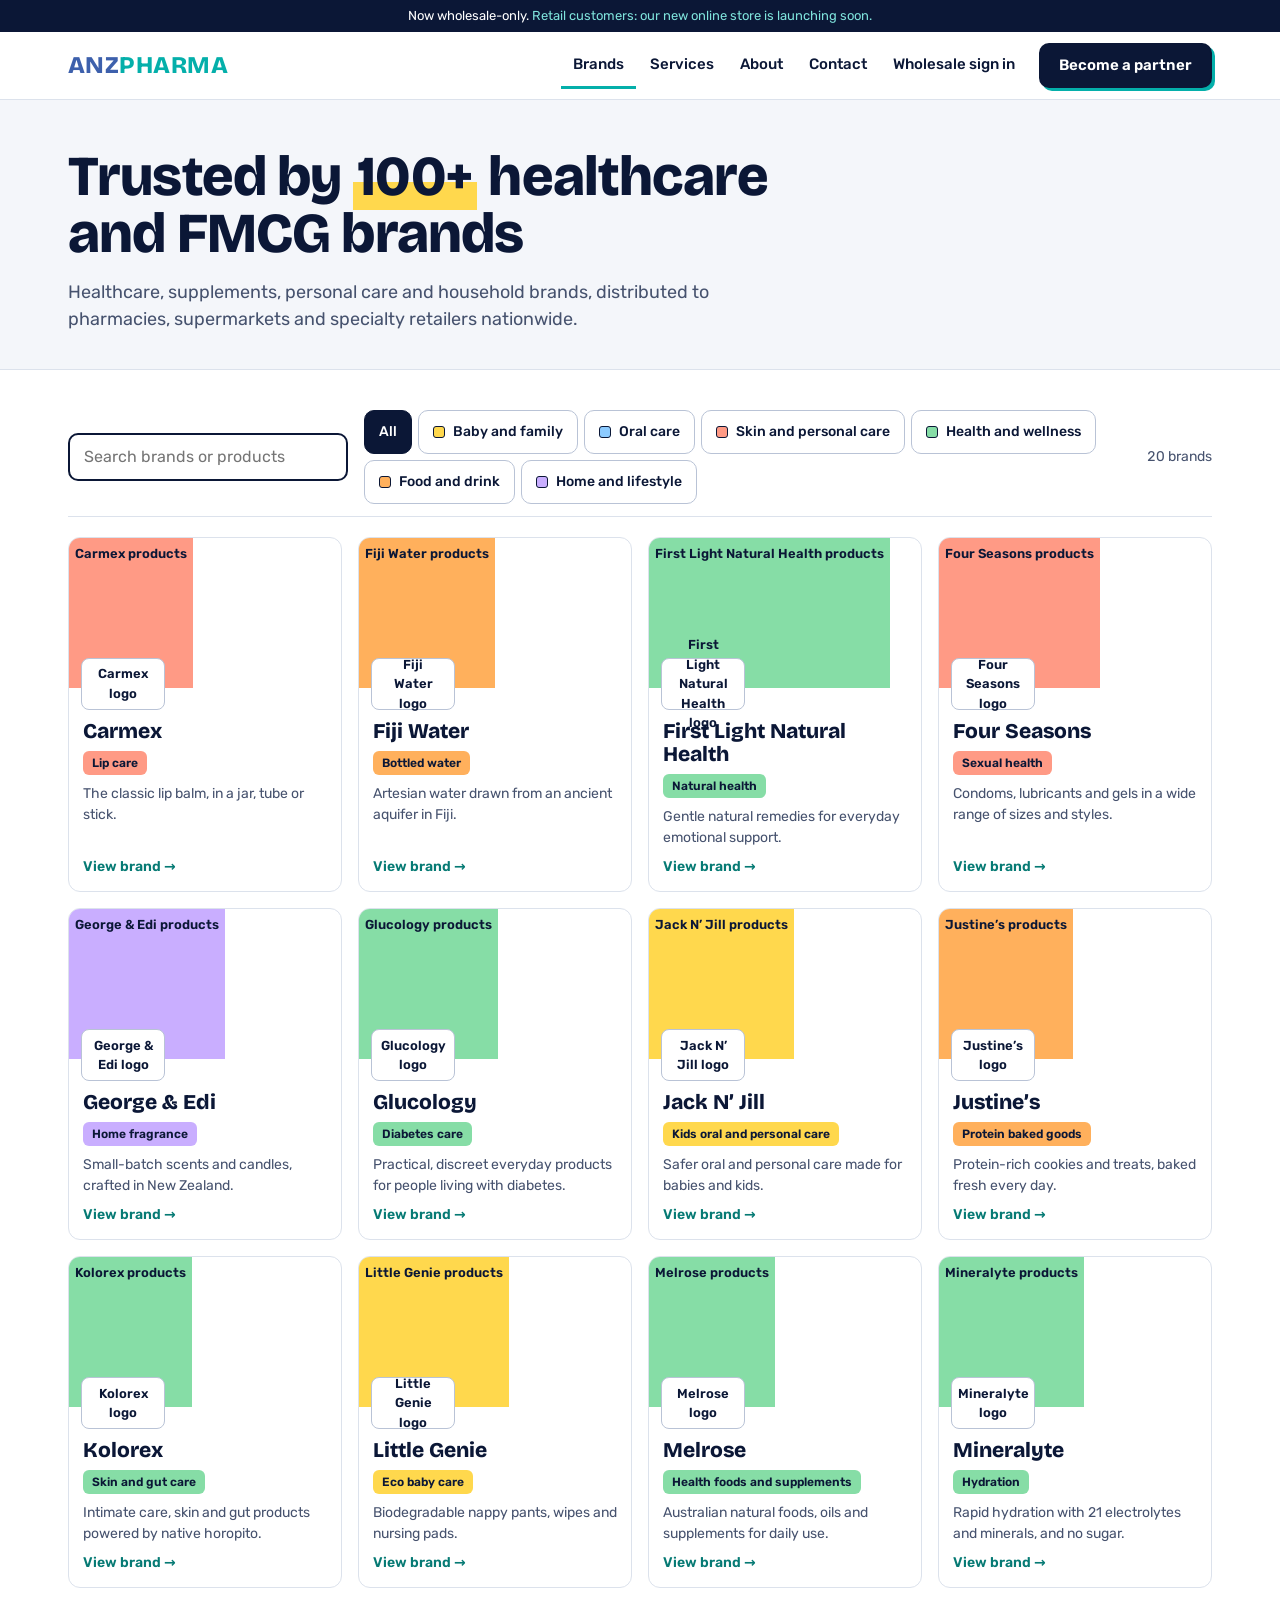
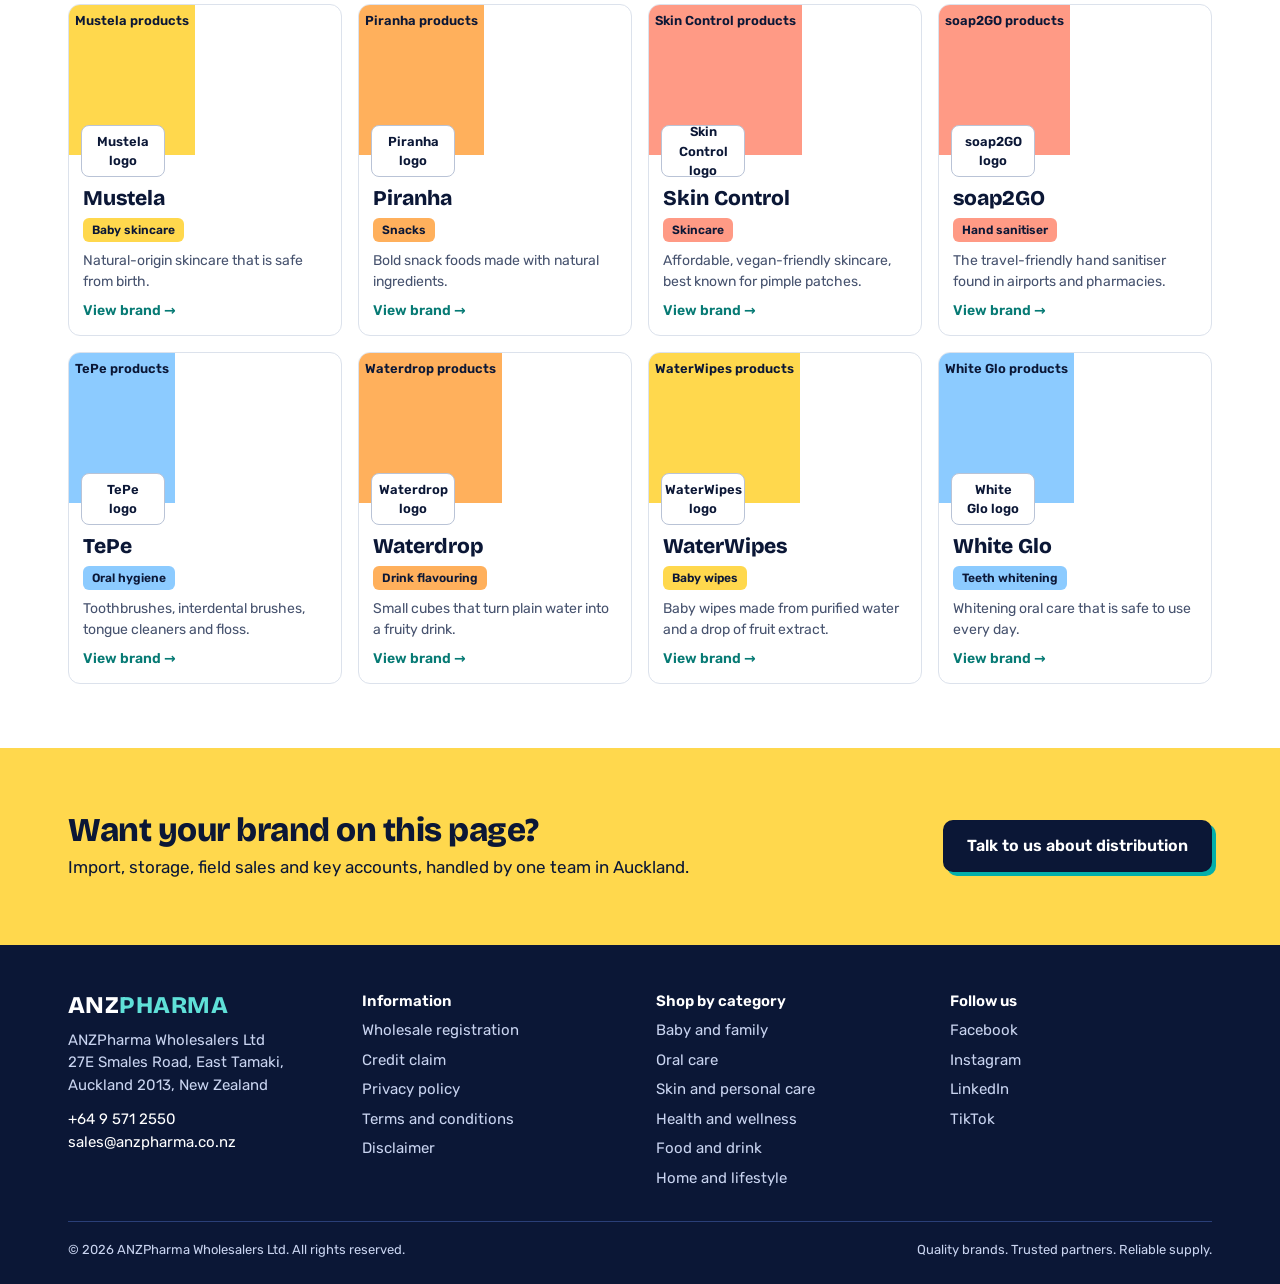
<file: brands.html>
<!doctype html>
<html lang="en-NZ">
<head>
<meta charset="utf-8">
<meta name="viewport" content="width=device-width, initial-scale=1">
<title>Our brands | ANZ Pharma</title>
<meta name="description" content="Healthcare, baby, oral care, wellness and FMCG brands distributed in New Zealand by ANZ Pharma.">
<meta name="robots" content="noindex, nofollow">
<link rel="preconnect" href="https://fonts.googleapis.com">
<link rel="preconnect" href="https://fonts.gstatic.com" crossorigin>
<link rel="stylesheet" href="https://fonts.googleapis.com/css2?family=Bricolage+Grotesque:wght@600;700;800&family=Rubik:wght@400;500;600&display=swap">
<link rel="stylesheet" href="css/styles.css">
<script>function imgFail(i){var s=document.createElement('span');s.className='img-fallback '+i.className;s.textContent=i.alt;i.replaceWith(s)}</script>
</head>
<body>
<a class="skip" href="#main">Skip to content</a>
<header class="site-header">
<div class="announce">Now wholesale-only. <span>Retail customers: our new online store is launching soon.</span></div>
<div class="wrap bar">
<a class="logo" href="index.html" aria-label="ANZ Pharma home"><img src="https://www.anzpharma.co.nz/images/anzpharma-logo.svg" alt="ANZ Pharma" width="181" height="20" onerror="this.replaceWith(Object.assign(document.createElement('span'),{className:'wordmark',innerHTML:'<b>ANZ</b>PHARMA'}))"></a>
<button class="menu-btn" type="button" aria-expanded="false" aria-controls="nav">Menu</button>
<nav id="nav" aria-label="Main">
<a href="brands.html" aria-current="page">Brands</a>
<a href="index.html#services">Services</a>
<a href="about.html">About</a>
<a href="partner.html">Contact</a>
<a href="https://wholesale.anzpharma.co.nz/login.php" class="signin">Wholesale sign in</a>
<a href="partner.html" class="btn btn-dark">Become a partner</a>
</nav>
</div>
</header>
<main id="main">

<section class="page-head"><div class="wrap">
<h1>Trusted by <mark>100+</mark> healthcare and FMCG brands</h1>
<p class="lead">Healthcare, supplements, personal care and household brands, distributed to pharmacies, supermarkets and specialty retailers nationwide.</p>
</div></section>
<section class="band tight-top"><div class="wrap">
<div class="filterbar">
<div class="search"><label for="q" class="sr">Search brands</label><input id="q" type="search" placeholder="Search brands or products" autocomplete="off"></div>
<div class="pills" role="group" aria-label="Filter brands by category"><button type="button" class="pill" data-cat="all" aria-pressed="true">All</button><button type="button" class="pill c-baby" data-cat="baby" aria-pressed="false"><i></i>Baby and family</button><button type="button" class="pill c-oral" data-cat="oral" aria-pressed="false"><i></i>Oral care</button><button type="button" class="pill c-skin" data-cat="skin" aria-pressed="false"><i></i>Skin and personal care</button><button type="button" class="pill c-health" data-cat="health" aria-pressed="false"><i></i>Health and wellness</button><button type="button" class="pill c-food" data-cat="food" aria-pressed="false"><i></i>Food and drink</button><button type="button" class="pill c-home" data-cat="home" aria-pressed="false"><i></i>Home and lifestyle</button></div>
<p id="count" aria-live="polite">20 brands</p>
</div>
<div class="brand-grid" id="brand-grid"><button type="button" class="brand c-skin" data-cat="skin" data-slug="carmex" data-q="carmex lip care skin and personal care the classic lip balm, in a jar, tube or stick."><span class="brand-pic"><img src="https://brand.anzpharma.co.nz/uploads/hero_411775523725.png" alt="Carmex products" loading="lazy" onerror="imgFail(this)"><span class="brand-logo"><img src="https://brand.anzpharma.co.nz/uploads/511773348361.png" alt="Carmex logo" loading="lazy" onerror="imgFail(this)"></span></span><span class="brand-body"><span class="brand-name">Carmex</span><span class="tag">Lip care</span><span class="brand-desc">The classic lip balm, in a jar, tube or stick.</span><span class="brand-more">View brand &#8594;</span></span></button><button type="button" class="brand c-food" data-cat="food" data-slug="fiji-water" data-q="fiji water bottled water food and drink artesian water drawn from an ancient aquifer in fiji."><span class="brand-pic"><img src="https://brand.anzpharma.co.nz/uploads/hero_911793245798.png" alt="Fiji Water products" loading="lazy" onerror="imgFail(this)"><span class="brand-logo"><img src="https://brand.anzpharma.co.nz/uploads/961793245639.png" alt="Fiji Water logo" loading="lazy" onerror="imgFail(this)"></span></span><span class="brand-body"><span class="brand-name">Fiji Water</span><span class="tag">Bottled water</span><span class="brand-desc">Artesian water drawn from an ancient aquifer in Fiji.</span><span class="brand-more">View brand &#8594;</span></span></button><button type="button" class="brand c-health" data-cat="health" data-slug="first-light-natural-health" data-q="first light natural health natural health health and wellness gentle natural remedies for everyday emotional support."><span class="brand-pic"><img src="https://brand.anzpharma.co.nz/uploads/hero_751775529549.png" alt="First Light Natural Health products" loading="lazy" onerror="imgFail(this)"><span class="brand-logo"><img src="https://brand.anzpharma.co.nz/uploads/221727736343.png" alt="First Light Natural Health logo" loading="lazy" onerror="imgFail(this)"></span></span><span class="brand-body"><span class="brand-name">First Light Natural Health</span><span class="tag">Natural health</span><span class="brand-desc">Gentle natural remedies for everyday emotional support.</span><span class="brand-more">View brand &#8594;</span></span></button><button type="button" class="brand c-skin" data-cat="skin" data-slug="four-seasons" data-q="four seasons sexual health skin and personal care condoms, lubricants and gels in a wide range of sizes and styles."><span class="brand-pic"><img src="https://brand.anzpharma.co.nz/uploads/hero_371775525160.png" alt="Four Seasons products" loading="lazy" onerror="imgFail(this)"><span class="brand-logo"><img src="https://brand.anzpharma.co.nz/uploads/181679461291.jpg" alt="Four Seasons logo" loading="lazy" onerror="imgFail(this)"></span></span><span class="brand-body"><span class="brand-name">Four Seasons</span><span class="tag">Sexual health</span><span class="brand-desc">Condoms, lubricants and gels in a wide range of sizes and styles.</span><span class="brand-more">View brand &#8594;</span></span></button><button type="button" class="brand c-home" data-cat="home" data-slug="george-edi-fragrance" data-q="george &amp; edi home fragrance home and lifestyle small-batch scents and candles, crafted in new zealand."><span class="brand-pic"><img src="https://brand.anzpharma.co.nz/uploads/hero_881775692651.png" alt="George &amp; Edi products" loading="lazy" onerror="imgFail(this)"><span class="brand-logo"><img src="https://brand.anzpharma.co.nz/uploads/191775692651.png" alt="George &amp; Edi logo" loading="lazy" onerror="imgFail(this)"></span></span><span class="brand-body"><span class="brand-name">George &amp; Edi</span><span class="tag">Home fragrance</span><span class="brand-desc">Small-batch scents and candles, crafted in New Zealand.</span><span class="brand-more">View brand &#8594;</span></span></button><button type="button" class="brand c-health" data-cat="health" data-slug="glucology-ibd-medical" data-q="glucology diabetes care health and wellness practical, discreet everyday products for people living with diabetes."><span class="brand-pic"><img src="https://brand.anzpharma.co.nz/uploads/hero_911782354455.png" alt="Glucology products" loading="lazy" onerror="imgFail(this)"><span class="brand-logo"><img src="https://brand.anzpharma.co.nz/uploads/731734410360.png" alt="Glucology logo" loading="lazy" onerror="imgFail(this)"></span></span><span class="brand-body"><span class="brand-name">Glucology</span><span class="tag">Diabetes care</span><span class="brand-desc">Practical, discreet everyday products for people living with diabetes.</span><span class="brand-more">View brand &#8594;</span></span></button><button type="button" class="brand c-baby" data-cat="baby" data-slug="jack-n-jill" data-q="jack n’ jill kids oral and personal care baby and family safer oral and personal care made for babies and kids."><span class="brand-pic"><img src="https://brand.anzpharma.co.nz/uploads/hero_721775709485.png" alt="Jack N’ Jill products" loading="lazy" onerror="imgFail(this)"><span class="brand-logo"><img src="https://brand.anzpharma.co.nz/uploads/131775708464.png" alt="Jack N’ Jill logo" loading="lazy" onerror="imgFail(this)"></span></span><span class="brand-body"><span class="brand-name">Jack N’ Jill</span><span class="tag">Kids oral and personal care</span><span class="brand-desc">Safer oral and personal care made for babies and kids.</span><span class="brand-more">View brand &#8594;</span></span></button><button type="button" class="brand c-food" data-cat="food" data-slug="justines" data-q="justine’s protein baked goods food and drink protein-rich cookies and treats, baked fresh every day."><span class="brand-pic"><img src="https://brand.anzpharma.co.nz/uploads/hero_951775525321.png" alt="Justine’s products" loading="lazy" onerror="imgFail(this)"><span class="brand-logo"><img src="https://brand.anzpharma.co.nz/uploads/641638233474.png" alt="Justine’s logo" loading="lazy" onerror="imgFail(this)"></span></span><span class="brand-body"><span class="brand-name">Justine’s</span><span class="tag">Protein baked goods</span><span class="brand-desc">Protein-rich cookies and treats, baked fresh every day.</span><span class="brand-more">View brand &#8594;</span></span></button><button type="button" class="brand c-health" data-cat="health" data-slug="kolorex" data-q="kolorex skin and gut care health and wellness intimate care, skin and gut products powered by native horopito."><span class="brand-pic"><img src="https://brand.anzpharma.co.nz/uploads/hero_621775528438.png" alt="Kolorex products" loading="lazy" onerror="imgFail(this)"><span class="brand-logo"><img src="https://brand.anzpharma.co.nz/uploads/411716344920.png" alt="Kolorex logo" loading="lazy" onerror="imgFail(this)"></span></span><span class="brand-body"><span class="brand-name">Kolorex</span><span class="tag">Skin and gut care</span><span class="brand-desc">Intimate care, skin and gut products powered by native horopito.</span><span class="brand-more">View brand &#8594;</span></span></button><button type="button" class="brand c-baby" data-cat="baby" data-slug="little-genie" data-q="little genie eco baby care baby and family biodegradable nappy pants, wipes and nursing pads."><span class="brand-pic"><img src="https://brand.anzpharma.co.nz/uploads/hero_671773180424.png" alt="Little Genie products" loading="lazy" onerror="imgFail(this)"><span class="brand-logo"><img src="https://brand.anzpharma.co.nz/uploads/991773180424.png" alt="Little Genie logo" loading="lazy" onerror="imgFail(this)"></span></span><span class="brand-body"><span class="brand-name">Little Genie</span><span class="tag">Eco baby care</span><span class="brand-desc">Biodegradable nappy pants, wipes and nursing pads.</span><span class="brand-more">View brand &#8594;</span></span></button><button type="button" class="brand c-health" data-cat="health" data-slug="melrose" data-q="melrose health foods and supplements health and wellness australian natural foods, oils and supplements for daily use."><span class="brand-pic"><img src="https://brand.anzpharma.co.nz/uploads/hero_211775527978.png" alt="Melrose products" loading="lazy" onerror="imgFail(this)"><span class="brand-logo"><img src="https://brand.anzpharma.co.nz/uploads/231661808443.png" alt="Melrose logo" loading="lazy" onerror="imgFail(this)"></span></span><span class="brand-body"><span class="brand-name">Melrose</span><span class="tag">Health foods and supplements</span><span class="brand-desc">Australian natural foods, oils and supplements for daily use.</span><span class="brand-more">View brand &#8594;</span></span></button><button type="button" class="brand c-health" data-cat="health" data-slug="mineralyte" data-q="mineralyte hydration health and wellness rapid hydration with 21 electrolytes and minerals, and no sugar."><span class="brand-pic"><img src="https://brand.anzpharma.co.nz/uploads/hero_341775532894.png" alt="Mineralyte products" loading="lazy" onerror="imgFail(this)"><span class="brand-logo"><img src="https://brand.anzpharma.co.nz/uploads/801744784710.png" alt="Mineralyte logo" loading="lazy" onerror="imgFail(this)"></span></span><span class="brand-body"><span class="brand-name">Mineralyte</span><span class="tag">Hydration</span><span class="brand-desc">Rapid hydration with 21 electrolytes and minerals, and no sugar.</span><span class="brand-more">View brand &#8594;</span></span></button><button type="button" class="brand c-baby" data-cat="baby" data-slug="mustela" data-q="mustela baby skincare baby and family natural-origin skincare that is safe from birth."><span class="brand-pic"><img src="https://brand.anzpharma.co.nz/uploads/hero_331775526187.png" alt="Mustela products" loading="lazy" onerror="imgFail(this)"><span class="brand-logo"><img src="https://brand.anzpharma.co.nz/uploads/251772756858.png" alt="Mustela logo" loading="lazy" onerror="imgFail(this)"></span></span><span class="brand-body"><span class="brand-name">Mustela</span><span class="tag">Baby skincare</span><span class="brand-desc">Natural-origin skincare that is safe from birth.</span><span class="brand-more">View brand &#8594;</span></span></button><button type="button" class="brand c-food" data-cat="food" data-slug="piranha" data-q="piranha snacks food and drink bold snack foods made with natural ingredients."><span class="brand-pic"><img src="https://brand.anzpharma.co.nz/uploads/hero_381775515564.png" alt="Piranha products" loading="lazy" onerror="imgFail(this)"><span class="brand-logo"><img src="https://brand.anzpharma.co.nz/uploads/181635986114.jpg" alt="Piranha logo" loading="lazy" onerror="imgFail(this)"></span></span><span class="brand-body"><span class="brand-name">Piranha</span><span class="tag">Snacks</span><span class="brand-desc">Bold snack foods made with natural ingredients.</span><span class="brand-more">View brand &#8594;</span></span></button><button type="button" class="brand c-skin" data-cat="skin" data-slug="skin-control" data-q="skin control skincare skin and personal care affordable, vegan-friendly skincare, best known for pimple patches."><span class="brand-pic"><img src="https://brand.anzpharma.co.nz/uploads/hero_191775527556.png" alt="Skin Control products" loading="lazy" onerror="imgFail(this)"><span class="brand-logo"><img src="https://brand.anzpharma.co.nz/uploads/821721190728.png" alt="Skin Control logo" loading="lazy" onerror="imgFail(this)"></span></span><span class="brand-body"><span class="brand-name">Skin Control</span><span class="tag">Skincare</span><span class="brand-desc">Affordable, vegan-friendly skincare, best known for pimple patches.</span><span class="brand-more">View brand &#8594;</span></span></button><button type="button" class="brand c-skin" data-cat="skin" data-slug="soap2go" data-q="soap2go hand sanitiser skin and personal care the travel-friendly hand sanitiser found in airports and pharmacies."><span class="brand-pic"><img src="https://brand.anzpharma.co.nz/uploads/hero_701775512555.jpg" alt="soap2GO products" loading="lazy" onerror="imgFail(this)"><span class="brand-logo"><img src="https://brand.anzpharma.co.nz/uploads/221637633615.png" alt="soap2GO logo" loading="lazy" onerror="imgFail(this)"></span></span><span class="brand-body"><span class="brand-name">soap2GO</span><span class="tag">Hand sanitiser</span><span class="brand-desc">The travel-friendly hand sanitiser found in airports and pharmacies.</span><span class="brand-more">View brand &#8594;</span></span></button><button type="button" class="brand c-oral" data-cat="oral" data-slug="tepe" data-q="tepe oral hygiene oral care toothbrushes, interdental brushes, tongue cleaners and floss."><span class="brand-pic"><img src="https://brand.anzpharma.co.nz/uploads/hero_701780635705.png" alt="TePe products" loading="lazy" onerror="imgFail(this)"><span class="brand-logo"><img src="https://brand.anzpharma.co.nz/uploads/761776404784.png" alt="TePe logo" loading="lazy" onerror="imgFail(this)"></span></span><span class="brand-body"><span class="brand-name">TePe</span><span class="tag">Oral hygiene</span><span class="brand-desc">Toothbrushes, interdental brushes, tongue cleaners and floss.</span><span class="brand-more">View brand &#8594;</span></span></button><button type="button" class="brand c-food" data-cat="food" data-slug="waterdrop" data-q="waterdrop drink flavouring food and drink small cubes that turn plain water into a fruity drink."><span class="brand-pic"><img src="https://brand.anzpharma.co.nz/uploads/hero_411775533271.png" alt="Waterdrop products" loading="lazy" onerror="imgFail(this)"><span class="brand-logo"><img src="https://brand.anzpharma.co.nz/uploads/921756385273.png" alt="Waterdrop logo" loading="lazy" onerror="imgFail(this)"></span></span><span class="brand-body"><span class="brand-name">Waterdrop</span><span class="tag">Drink flavouring</span><span class="brand-desc">Small cubes that turn plain water into a fruity drink.</span><span class="brand-more">View brand &#8594;</span></span></button><button type="button" class="brand c-baby" data-cat="baby" data-slug="waterwipes" data-q="waterwipes baby wipes baby and family baby wipes made from purified water and a drop of fruit extract."><span class="brand-pic"><img src="https://brand.anzpharma.co.nz/uploads/hero_671781495614.png" alt="WaterWipes products" loading="lazy" onerror="imgFail(this)"><span class="brand-logo"><img src="https://brand.anzpharma.co.nz/uploads/721781731890.png" alt="WaterWipes logo" loading="lazy" onerror="imgFail(this)"></span></span><span class="brand-body"><span class="brand-name">WaterWipes</span><span class="tag">Baby wipes</span><span class="brand-desc">Baby wipes made from purified water and a drop of fruit extract.</span><span class="brand-more">View brand &#8594;</span></span></button><button type="button" class="brand c-oral" data-cat="oral" data-slug="white-glo" data-q="white glo teeth whitening oral care whitening oral care that is safe to use every day."><span class="brand-pic"><img src="https://brand.anzpharma.co.nz/uploads/hero_181775103220.jpg" alt="White Glo products" loading="lazy" onerror="imgFail(this)"><span class="brand-logo"><img src="https://brand.anzpharma.co.nz/uploads/461775103220.png" alt="White Glo logo" loading="lazy" onerror="imgFail(this)"></span></span><span class="brand-body"><span class="brand-name">White Glo</span><span class="tag">Teeth whitening</span><span class="brand-desc">Whitening oral care that is safe to use every day.</span><span class="brand-more">View brand &#8594;</span></span></button></div>
<p class="empty" id="empty" hidden>No brands match. <button type="button" class="linkbtn" id="reset">Clear filters</button></p>
</div></section>
<section class="band band-sun"><div class="wrap cta">
<div><h2>Want your brand on this page?</h2><p>Import, storage, field sales and key accounts, handled by one team in Auckland.</p></div>
<a class="btn btn-dark" href="partner.html?interest=sell">Talk to us about distribution</a>
</div></section>

</main>
<footer class="site-footer">
<div class="wrap">
<div class="foot-grid">
<div><div class="wordmark light"><b>ANZ</b>PHARMA</div>
<p>ANZPharma Wholesalers Ltd<br>27E Smales Road, East Tamaki,<br>Auckland 2013, New Zealand</p>
<p><a href="tel:+6495712550">+64 9 571 2550</a><br><a href="mailto:sales@anzpharma.co.nz">sales@anzpharma.co.nz</a></p></div>
<div><h2>Information</h2><ul>
<li><a href="partner.html">Wholesale registration</a></li>
<li><a href="https://app.smartsheet.com/b/form/b973d35e5c6442339b9a19ecd824c3bc">Credit claim</a></li>
<li><a href="https://www.anzpharma.co.nz/privacy-policy/">Privacy policy</a></li>
<li><a href="https://www.anzpharma.co.nz/terms-conditions/">Terms and conditions</a></li>
<li><a href="https://www.anzpharma.co.nz/disclaimer/">Disclaimer</a></li></ul></div>
<div><h2>Shop by category</h2><ul>
<li><a href="brands.html#baby">Baby and family</a></li><li><a href="brands.html#oral">Oral care</a></li><li><a href="brands.html#skin">Skin and personal care</a></li><li><a href="brands.html#health">Health and wellness</a></li><li><a href="brands.html#food">Food and drink</a></li><li><a href="brands.html#home">Home and lifestyle</a></li></ul></div>
<div><h2>Follow us</h2><ul>
<li><a href="https://www.facebook.com/ANZPharmaNZ/">Facebook</a></li>
<li><a href="https://www.instagram.com/anzpharma/">Instagram</a></li>
<li><a href="https://nz.linkedin.com/in/anz-pharma-027b20361">LinkedIn</a></li>
<li><a href="https://www.tiktok.com/@anzpharmanz">TikTok</a></li></ul></div>
</div>
<div class="foot-base"><span>&copy; 2026 ANZPharma Wholesalers Ltd. All rights reserved.</span><span>Quality brands. Trusted partners. Reliable supply.</span></div>
</div>
</footer>
<dialog id="brand-dialog" aria-labelledby="bd-name">
<button type="button" class="bd-close" aria-label="Close">&#10005;</button>
<div class="bd-hero"><img id="bd-hero" alt=""></div>
<div class="bd-body">
<div class="bd-top"><span class="bd-logo"><img id="bd-logo" alt=""></span><div><h2 id="bd-name"></h2><p class="bd-tags"><span class="tag" id="bd-type"></span><span class="tag tag-plain" id="bd-fact"></span></p></div></div>
<p id="bd-about"></p>
<div class="bd-gallery" id="bd-gallery"></div>
<div class="row"><a class="btn btn-dark" id="bd-enquire" href="partner.html">Enquire about this brand</a><button type="button" class="btn btn-line" id="bd-next">Next brand &#8594;</button></div>
</div></dialog>
<script type="application/json" id="brand-data">{"carmex": {"name": "Carmex", "cat": "skin", "catName": "Skin and personal care", "type": "Lip care", "fact": "Since 1937", "about": "Carmex began in 1937, when Alfred Woelbing made lip balm in his kitchen to soothe his own chapped lips. One trusted formula in three formats has kept a loyal following ever since. ANZ Pharma is the official Carmex distributor in New Zealand.", "hero": "https://brand.anzpharma.co.nz/uploads/hero_411775523725.png", "logo": "https://brand.anzpharma.co.nz/uploads/511773348361.png", "gallery": ["https://brand.anzpharma.co.nz/uploads/271775523766.png", "https://brand.anzpharma.co.nz/uploads/981775523757.png", "https://brand.anzpharma.co.nz/uploads/821775523739.png"]}, "fiji-water": {"name": "Fiji Water", "cat": "food", "catName": "Food and drink", "type": "Bottled water", "fact": "Since 1996", "about": "Fiji Water has bottled water from a sustainable artesian aquifer in Fiji since 1996, and invests in the environment and local communities where it operates.", "hero": "https://brand.anzpharma.co.nz/uploads/hero_911793245798.png", "logo": "https://brand.anzpharma.co.nz/uploads/961793245639.png", "gallery": ["https://brand.anzpharma.co.nz/uploads/811793245911.png", "https://brand.anzpharma.co.nz/uploads/551793245832.png", "https://brand.anzpharma.co.nz/uploads/961793245822.png"]}, "first-light-natural-health": {"name": "First Light Natural Health", "cat": "health", "catName": "Health and wellness", "type": "Natural health", "fact": "Plant-powered", "about": "First Light makes plant-based emotional remedies for stress, overwhelm and the ups and downs of family life, with a holistic approach to balance and calm. ANZ Pharma is the official distributor in New Zealand.", "hero": "https://brand.anzpharma.co.nz/uploads/hero_751775529549.png", "logo": "https://brand.anzpharma.co.nz/uploads/221727736343.png", "gallery": ["https://brand.anzpharma.co.nz/uploads/171775529585.png", "https://brand.anzpharma.co.nz/uploads/371775529571.png", "https://brand.anzpharma.co.nz/uploads/711775529562.png"]}, "four-seasons": {"name": "Four Seasons", "cat": "skin", "catName": "Skin and personal care", "type": "Sexual health", "fact": "Australian, since 1984", "about": "Australian owned since 1984, Four Seasons was first to offer condoms in a range of sizes. The line covers ultra-thin, textured and flavoured styles plus lubricants and gels, and the brand actively supports safe-sex education.", "hero": "https://brand.anzpharma.co.nz/uploads/hero_371775525160.png", "logo": "https://brand.anzpharma.co.nz/uploads/181679461291.jpg", "gallery": ["https://brand.anzpharma.co.nz/uploads/221679461292.jpg", "https://brand.anzpharma.co.nz/uploads/931679461292.jpg", "https://brand.anzpharma.co.nz/uploads/691679461292.jpg"]}, "george-edi-fragrance": {"name": "George & Edi", "cat": "home", "catName": "Home and lifestyle", "type": "Home fragrance", "fact": "Made in NZ", "about": "Sisters Sarah and Rose founded George & Edi in Wānaka in 2011, starting with candles sold at local markets. The range is made in New Zealand with natural ingredients: affordable luxury for every day. ANZ Pharma is the official distributor in New Zealand.", "hero": "https://brand.anzpharma.co.nz/uploads/hero_881775692651.png", "logo": "https://brand.anzpharma.co.nz/uploads/191775692651.png", "gallery": ["https://brand.anzpharma.co.nz/uploads/421775692673.png", "https://brand.anzpharma.co.nz/uploads/481775692663.png", "https://brand.anzpharma.co.nz/uploads/951775692651.png"]}, "glucology-ibd-medical": {"name": "Glucology", "cat": "health", "catName": "Health and wellness", "type": "Diabetes care", "fact": "350,000+ users", "about": "Created by IBD Medical, Glucology makes affordable support products that make daily and on-the-go diabetes management easier, starting with its copper-based Diacare socks. More than 350,000 people use the range.", "hero": "https://brand.anzpharma.co.nz/uploads/hero_911782354455.png", "logo": "https://brand.anzpharma.co.nz/uploads/731734410360.png", "gallery": ["https://brand.anzpharma.co.nz/uploads/401782354139.jpg", "https://brand.anzpharma.co.nz/uploads/361782354129.jpg", "https://brand.anzpharma.co.nz/uploads/711782354116.png"]}, "jack-n-jill": {"name": "Jack N’ Jill", "cat": "baby", "catName": "Baby and family", "type": "Kids oral and personal care", "fact": "Sold in 60+ countries", "about": "A much-loved Australian name from the 1940s, revived by Melbourne couple Rachel and Justin Bernhaut after they went looking for safer products for their newborn. Fifteen years on, the range has grown past 100 products.", "hero": "https://brand.anzpharma.co.nz/uploads/hero_721775709485.png", "logo": "https://brand.anzpharma.co.nz/uploads/131775708464.png", "gallery": ["https://brand.anzpharma.co.nz/uploads/201775709512.png", "https://brand.anzpharma.co.nz/uploads/601775709494.png", "https://brand.anzpharma.co.nz/uploads/241775709485.png"]}, "justines": {"name": "Justine’s", "cat": "food", "catName": "Food and drink", "type": "Protein baked goods", "fact": "Baked in Wellington", "about": "Founded in 2005, Justine’s bakes its protein-rich range daily at its Wellington factory and supplies more than 1,500 retailers in New Zealand and overseas.", "hero": "https://brand.anzpharma.co.nz/uploads/hero_951775525321.png", "logo": "https://brand.anzpharma.co.nz/uploads/641638233474.png", "gallery": ["https://brand.anzpharma.co.nz/uploads/791775525945.png", "https://brand.anzpharma.co.nz/uploads/541775525706.png", "https://brand.anzpharma.co.nz/uploads/751775525696.png"]}, "kolorex": {"name": "Kolorex", "cat": "health", "catName": "Health and wellness", "type": "Skin and gut care", "fact": "NZ horopito", "about": "Kolorex is built on horopito, a native New Zealand herb with natural antifungal properties. Nearly 30 years of research into growing and extracting it underpin the intimate care, derma and gut care ranges.", "hero": "https://brand.anzpharma.co.nz/uploads/hero_621775528438.png", "logo": "https://brand.anzpharma.co.nz/uploads/411716344920.png", "gallery": ["https://brand.anzpharma.co.nz/uploads/691775528455.png", "https://brand.anzpharma.co.nz/uploads/781775528446.png", "https://brand.anzpharma.co.nz/uploads/641775528438.png"]}, "little-genie": {"name": "Little Genie", "cat": "baby", "catName": "Baby and family", "type": "Eco baby care", "fact": "An ANZ Pharma brand", "about": "Started by two eco-conscious New Zealand dads, Little Genie makes baby products that are kind to babies and to the environment. The brand is now owned by ANZ Pharma.", "hero": "https://brand.anzpharma.co.nz/uploads/hero_671773180424.png", "logo": "https://brand.anzpharma.co.nz/uploads/991773180424.png", "gallery": ["https://brand.anzpharma.co.nz/uploads/201773180424.png", "https://brand.anzpharma.co.nz/uploads/961773180425.png", "https://brand.anzpharma.co.nz/uploads/311773180425.png"]}, "melrose": {"name": "Melrose", "cat": "health", "catName": "Health and wellness", "type": "Health foods and supplements", "fact": "100+ products", "about": "Family-owned Melrose Health works to a food-is-medicine philosophy, with more than 100 core products across vitamins, nutrient blends, omegas, cooking oils and personal care.", "hero": "https://brand.anzpharma.co.nz/uploads/hero_211775527978.png", "logo": "https://brand.anzpharma.co.nz/uploads/231661808443.png", "gallery": ["https://brand.anzpharma.co.nz/uploads/811775528001.png", "https://brand.anzpharma.co.nz/uploads/811775527989.png", "https://brand.anzpharma.co.nz/uploads/461775527978.png"]}, "mineralyte": {"name": "Mineralyte", "cat": "health", "catName": "Health and wellness", "type": "Hydration", "fact": "Australian made", "about": "Mineralyte Hydrate+ is made in Australia from locally sourced ingredients, with 21 electrolytes, minerals and trace elements and no sugar, sweeteners, preservatives or colours. ANZ Pharma is the official distributor in New Zealand.", "hero": "https://brand.anzpharma.co.nz/uploads/hero_341775532894.png", "logo": "https://brand.anzpharma.co.nz/uploads/801744784710.png", "gallery": ["https://brand.anzpharma.co.nz/uploads/961775533053.png", "https://brand.anzpharma.co.nz/uploads/271775533043.png", "https://brand.anzpharma.co.nz/uploads/481775533034.png"]}, "mustela": {"name": "Mustela", "cat": "baby", "catName": "Baby and family", "type": "Baby skincare", "fact": "75+ years", "about": "Mustela brings more than 75 years of baby-skin expertise to skincare formulated for normal, dry, very sensitive and eczema-prone skin. ANZ Pharma is the official distributor in New Zealand.", "hero": "https://brand.anzpharma.co.nz/uploads/hero_331775526187.png", "logo": "https://brand.anzpharma.co.nz/uploads/251772756858.png", "gallery": ["https://brand.anzpharma.co.nz/uploads/611772756877.jpg", "https://brand.anzpharma.co.nz/uploads/921772756870.jpg", "https://brand.anzpharma.co.nz/uploads/731772756858.jpg"]}, "piranha": {"name": "Piranha", "cat": "food", "catName": "Food and drink", "type": "Snacks", "fact": "Australian made", "about": "Piranha is 100% Australian owned and manufactured. Its snacks are cooked in sunflower oil with no artificial colours, preservatives or added MSG, and the range includes gluten-free and vegan options.", "hero": "https://brand.anzpharma.co.nz/uploads/hero_381775515564.png", "logo": "https://brand.anzpharma.co.nz/uploads/181635986114.jpg", "gallery": []}, "skin-control": {"name": "Skin Control", "cat": "skin", "catName": "Skin and personal care", "type": "Skincare", "fact": "Since 2018", "about": "Skin Control launched in Australia in 2018 to give teens and adults with acne-prone skin an affordable alternative. Its pimple patches became a cult favourite. ANZ Pharma is the official distributor in New Zealand.", "hero": "https://brand.anzpharma.co.nz/uploads/hero_191775527556.png", "logo": "https://brand.anzpharma.co.nz/uploads/821721190728.png", "gallery": ["https://brand.anzpharma.co.nz/uploads/651775527577.png", "https://brand.anzpharma.co.nz/uploads/651775527567.png", "https://brand.anzpharma.co.nz/uploads/691775527556.png"]}, "soap2go": {"name": "soap2GO", "cat": "skin", "catName": "Skin and personal care", "type": "Hand sanitiser", "fact": "Since 2007", "about": "Developed in 2007 for travellers, carers and parents, soap2GO is stocked in airports across Australia and New Zealand, in pharmacies and in travel retail.", "hero": "https://brand.anzpharma.co.nz/uploads/hero_701775512555.jpg", "logo": "https://brand.anzpharma.co.nz/uploads/221637633615.png", "gallery": ["https://brand.anzpharma.co.nz/uploads/171775513253.png", "https://brand.anzpharma.co.nz/uploads/801775513103.jpg", "https://brand.anzpharma.co.nz/uploads/521775513092.jpg"]}, "tepe": {"name": "TePe", "cat": "oral", "catName": "Oral care", "type": "Oral hygiene", "fact": "Since 1965", "about": "Founded in 1965, TePe designs oral hygiene products to help people look after their teeth and gums, and tests every product for quality and effectiveness.", "hero": "https://brand.anzpharma.co.nz/uploads/hero_701780635705.png", "logo": "https://brand.anzpharma.co.nz/uploads/761776404784.png", "gallery": []}, "waterdrop": {"name": "Waterdrop", "cat": "food", "catName": "Food and drink", "type": "Drink flavouring", "fact": "Sugar-free", "about": "A Waterdrop Microdrink is a sugar-free cube of fruit and plant extracts that dissolves in still or sparkling water. The idea dates from 2016 and aims to help people drink more water without pre-filled bottles.", "hero": "https://brand.anzpharma.co.nz/uploads/hero_411775533271.png", "logo": "https://brand.anzpharma.co.nz/uploads/921756385273.png", "gallery": ["https://brand.anzpharma.co.nz/uploads/701756434586.jpg", "https://brand.anzpharma.co.nz/uploads/151756434573.jpg", "https://brand.anzpharma.co.nz/uploads/601756434556.jpg"]}, "waterwipes": {"name": "WaterWipes", "cat": "baby", "catName": "Baby and family", "type": "Baby wipes", "fact": "99.9% water", "about": "WaterWipes contain just two ingredients, 99.9% purified water and a drop of fruit extract, so they suit newborns and the most sensitive skin. The wipes are large, soft and strong.", "hero": "https://brand.anzpharma.co.nz/uploads/hero_671781495614.png", "logo": "https://brand.anzpharma.co.nz/uploads/721781731890.png", "gallery": ["https://brand.anzpharma.co.nz/uploads/631781731928.jpg", "https://brand.anzpharma.co.nz/uploads/621781731912.png", "https://brand.anzpharma.co.nz/uploads/701781731902.jpg"]}, "white-glo": {"name": "White Glo", "cat": "oral", "catName": "Oral care", "type": "Teeth whitening", "fact": "Australian", "about": "White Glo is an Australian teeth-whitening brand with decades of experience. Its products are made for daily use and to meet the requirements of Australian dentists.", "hero": "https://brand.anzpharma.co.nz/uploads/hero_181775103220.jpg", "logo": "https://brand.anzpharma.co.nz/uploads/461775103220.png", "gallery": ["https://brand.anzpharma.co.nz/uploads/511775103256.jpg", "https://brand.anzpharma.co.nz/uploads/741775103242.jpg", "https://brand.anzpharma.co.nz/uploads/601775103222.jpg"]}}</script>
<script src="js/main.js"></script>
</body>
</html>
</file>
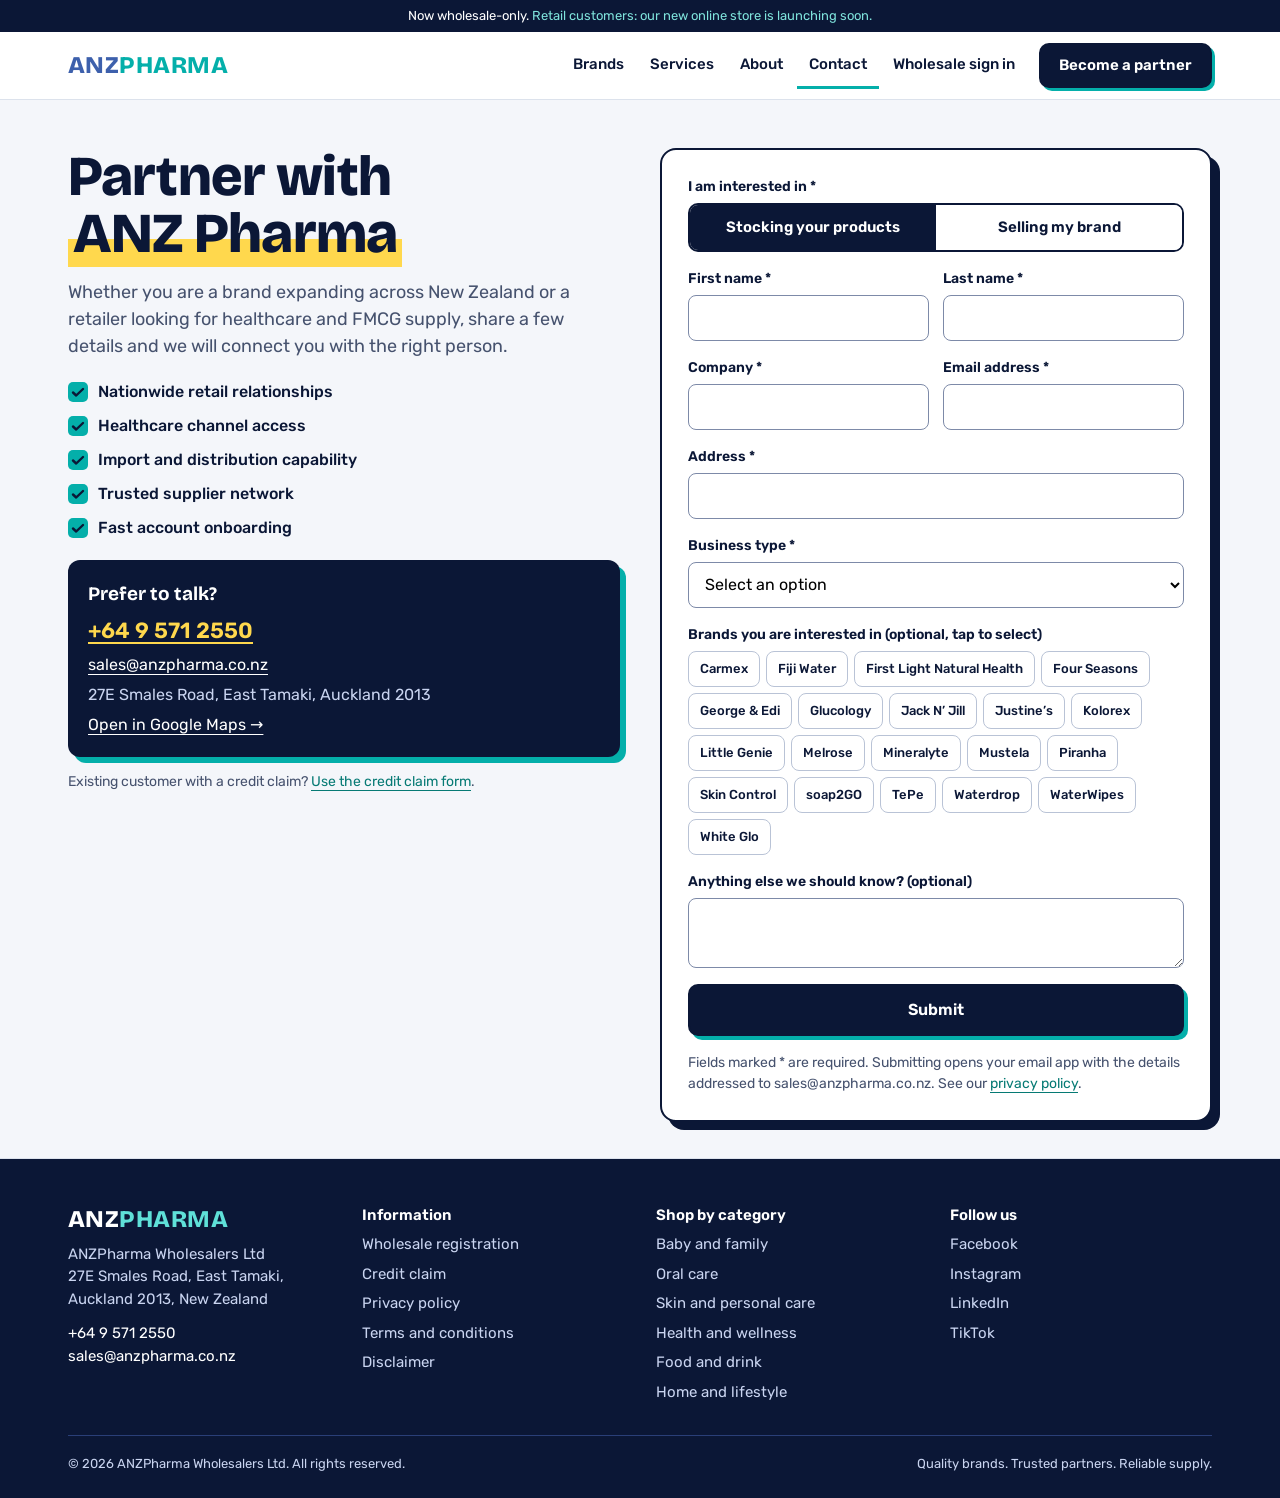
<file: partner.html>
<!doctype html>
<html lang="en-NZ">
<head>
<meta charset="utf-8">
<meta name="viewport" content="width=device-width, initial-scale=1">
<title>Become a partner | ANZ Pharma wholesale registration and contact</title>
<meta name="description" content="Open a wholesale account or talk to ANZ Pharma about distributing your brand in New Zealand.">
<meta name="robots" content="noindex, nofollow">
<link rel="preconnect" href="https://fonts.googleapis.com">
<link rel="preconnect" href="https://fonts.gstatic.com" crossorigin>
<link rel="stylesheet" href="https://fonts.googleapis.com/css2?family=Bricolage+Grotesque:wght@600;700;800&family=Rubik:wght@400;500;600&display=swap">
<link rel="stylesheet" href="css/styles.css">
<script>function imgFail(i){var s=document.createElement('span');s.className='img-fallback '+i.className;s.textContent=i.alt;i.replaceWith(s)}</script>
</head>
<body>
<a class="skip" href="#main">Skip to content</a>
<header class="site-header">
<div class="announce">Now wholesale-only. <span>Retail customers: our new online store is launching soon.</span></div>
<div class="wrap bar">
<a class="logo" href="index.html" aria-label="ANZ Pharma home"><img src="https://www.anzpharma.co.nz/images/anzpharma-logo.svg" alt="ANZ Pharma" width="181" height="20" onerror="this.replaceWith(Object.assign(document.createElement('span'),{className:'wordmark',innerHTML:'<b>ANZ</b>PHARMA'}))"></a>
<button class="menu-btn" type="button" aria-expanded="false" aria-controls="nav">Menu</button>
<nav id="nav" aria-label="Main">
<a href="brands.html">Brands</a>
<a href="index.html#services">Services</a>
<a href="about.html">About</a>
<a href="partner.html" aria-current="page">Contact</a>
<a href="https://wholesale.anzpharma.co.nz/login.php" class="signin">Wholesale sign in</a>
<a href="partner.html" class="btn btn-dark">Become a partner</a>
</nav>
</div>
</header>
<main id="main">

<section class="page-head partner"><div class="wrap team top">
<div>
<h1>Partner with <mark>ANZ Pharma</mark></h1>
<p class="lead">Whether you are a brand expanding across New Zealand or a retailer looking for healthcare and FMCG supply, share a few details and we will connect you with the right person.</p>
<ul class="checks"><li>Nationwide retail relationships</li><li>Healthcare channel access</li><li>Import and distribution capability</li><li>Trusted supplier network</li><li>Fast account onboarding</li></ul>
<div class="talk"><strong>Prefer to talk?</strong><a class="big" href="tel:+6495712550">+64 9 571 2550</a><a href="mailto:sales@anzpharma.co.nz">sales@anzpharma.co.nz</a><span>27E Smales Road, East Tamaki, Auckland 2013</span>
<a href="https://www.google.com/maps/search/?api=1&query=27E+Smales+Road+East+Tamaki+Auckland+2013">Open in Google Maps &#8594;</a></div>
<p class="small">Existing customer with a credit claim? <a href="https://app.smartsheet.com/b/form/b973d35e5c6442339b9a19ecd824c3bc">Use the credit claim form</a>.</p>
</div>
<form id="partner-form" class="form" novalidate>
<fieldset><legend>I am interested in *</legend><div class="seg seg-form">
<label><input type="radio" name="interest" value="Stocking your products" checked><span>Stocking your products</span></label>
<label><input type="radio" name="interest" value="Selling my brand through ANZ Pharma"><span>Selling my brand</span></label>
</div></fieldset>
<div class="two-col"><div class="field"><label for="first">First name *</label><input id="first" name="first" type="text" autocomplete="given-name" required></div><div class="field"><label for="last">Last name *</label><input id="last" name="last" type="text" autocomplete="family-name" required></div></div>
<div class="two-col"><div class="field"><label for="company">Company *</label><input id="company" name="company" type="text" autocomplete="organization" required></div><div class="field"><label for="email">Email address *</label><input id="email" name="email" type="email" autocomplete="email" required></div></div>
<div class="field"><label for="address">Address *</label><input id="address" name="address" type="text" autocomplete="street-address" required></div>
<div class="field"><label for="btype">Business type *</label><select id="btype" name="btype" required>
<option value="">Select an option</option><option>Pharmacy</option><option>Supermarket or grocery</option><option>Specialty or health retailer</option><option>Online retailer</option><option>Brand owner or manufacturer</option><option>Others</option></select></div>
<div class="field" id="brand-pick"><span class="lbl" id="chips-label">Brands you are interested in (optional, tap to select)</span><div class="chips" role="group" aria-labelledby="chips-label"><button type="button" class="chip c-skin" data-brand="Carmex" aria-pressed="false">Carmex</button><button type="button" class="chip c-food" data-brand="Fiji Water" aria-pressed="false">Fiji Water</button><button type="button" class="chip c-health" data-brand="First Light Natural Health" aria-pressed="false">First Light Natural Health</button><button type="button" class="chip c-skin" data-brand="Four Seasons" aria-pressed="false">Four Seasons</button><button type="button" class="chip c-home" data-brand="George &amp; Edi" aria-pressed="false">George &amp; Edi</button><button type="button" class="chip c-health" data-brand="Glucology" aria-pressed="false">Glucology</button><button type="button" class="chip c-baby" data-brand="Jack N’ Jill" aria-pressed="false">Jack N’ Jill</button><button type="button" class="chip c-food" data-brand="Justine’s" aria-pressed="false">Justine’s</button><button type="button" class="chip c-health" data-brand="Kolorex" aria-pressed="false">Kolorex</button><button type="button" class="chip c-baby" data-brand="Little Genie" aria-pressed="false">Little Genie</button><button type="button" class="chip c-health" data-brand="Melrose" aria-pressed="false">Melrose</button><button type="button" class="chip c-health" data-brand="Mineralyte" aria-pressed="false">Mineralyte</button><button type="button" class="chip c-baby" data-brand="Mustela" aria-pressed="false">Mustela</button><button type="button" class="chip c-food" data-brand="Piranha" aria-pressed="false">Piranha</button><button type="button" class="chip c-skin" data-brand="Skin Control" aria-pressed="false">Skin Control</button><button type="button" class="chip c-skin" data-brand="soap2GO" aria-pressed="false">soap2GO</button><button type="button" class="chip c-oral" data-brand="TePe" aria-pressed="false">TePe</button><button type="button" class="chip c-food" data-brand="Waterdrop" aria-pressed="false">Waterdrop</button><button type="button" class="chip c-baby" data-brand="WaterWipes" aria-pressed="false">WaterWipes</button><button type="button" class="chip c-oral" data-brand="White Glo" aria-pressed="false">White Glo</button></div></div>
<div class="field"><label for="brands">Anything else we should know? (optional)</label><textarea id="brands" name="brands" rows="2"></textarea></div>
<p class="form-msg" id="form-msg" role="status"></p>
<button class="btn btn-dark" type="submit">Submit</button>
<p class="small">Fields marked * are required. Submitting opens your email app with the details addressed to sales@anzpharma.co.nz. See our <a href="https://www.anzpharma.co.nz/privacy-policy/">privacy policy</a>.</p>
</form>
</div></section>

</main>
<footer class="site-footer">
<div class="wrap">
<div class="foot-grid">
<div><div class="wordmark light"><b>ANZ</b>PHARMA</div>
<p>ANZPharma Wholesalers Ltd<br>27E Smales Road, East Tamaki,<br>Auckland 2013, New Zealand</p>
<p><a href="tel:+6495712550">+64 9 571 2550</a><br><a href="mailto:sales@anzpharma.co.nz">sales@anzpharma.co.nz</a></p></div>
<div><h2>Information</h2><ul>
<li><a href="partner.html">Wholesale registration</a></li>
<li><a href="https://app.smartsheet.com/b/form/b973d35e5c6442339b9a19ecd824c3bc">Credit claim</a></li>
<li><a href="https://www.anzpharma.co.nz/privacy-policy/">Privacy policy</a></li>
<li><a href="https://www.anzpharma.co.nz/terms-conditions/">Terms and conditions</a></li>
<li><a href="https://www.anzpharma.co.nz/disclaimer/">Disclaimer</a></li></ul></div>
<div><h2>Shop by category</h2><ul>
<li><a href="brands.html#baby">Baby and family</a></li><li><a href="brands.html#oral">Oral care</a></li><li><a href="brands.html#skin">Skin and personal care</a></li><li><a href="brands.html#health">Health and wellness</a></li><li><a href="brands.html#food">Food and drink</a></li><li><a href="brands.html#home">Home and lifestyle</a></li></ul></div>
<div><h2>Follow us</h2><ul>
<li><a href="https://www.facebook.com/ANZPharmaNZ/">Facebook</a></li>
<li><a href="https://www.instagram.com/anzpharma/">Instagram</a></li>
<li><a href="https://nz.linkedin.com/in/anz-pharma-027b20361">LinkedIn</a></li>
<li><a href="https://www.tiktok.com/@anzpharmanz">TikTok</a></li></ul></div>
</div>
<div class="foot-base"><span>&copy; 2026 ANZPharma Wholesalers Ltd. All rights reserved.</span><span>Quality brands. Trusted partners. Reliable supply.</span></div>
</div>
</footer>

<script src="js/main.js"></script>
</body>
</html>
</file>
<file: css/styles.css>
:root{--navy:#0B1736;--navy2:#13224A;--line-d:#2A3F78;--blue:#3D60AC;--teal:#04AFAA;--teal-d:#067A74;--paper:#F4F6FA;--line:#DCE2EC;--line2:#B9C3D6;--muted:#46526E;--soft:#C9D4F0;--sun:#FFD84D;
--baby:#FFD84D;--oral:#8CCBFF;--skin:#FF9A85;--health:#86DDA6;--food:#FFB05C;--home:#C9AEFF;
--display:'Bricolage Grotesque','Rubik',system-ui,sans-serif;--r:12px}
.c-baby{--c:var(--baby)}.c-oral{--c:var(--oral)}.c-skin{--c:var(--skin)}.c-health{--c:var(--health)}.c-food{--c:var(--food)}.c-home{--c:var(--home)}
*{box-sizing:border-box}
html{scroll-behavior:smooth;scroll-padding-top:110px}
body{margin:0;overflow-x:clip;font-family:'Rubik',system-ui,sans-serif;font-size:16px;line-height:1.5;color:var(--navy);background:#fff;-webkit-font-smoothing:antialiased}
img,video{max-width:100%;display:block}
a{color:var(--teal-d);text-underline-offset:4px}a:hover{color:var(--navy)}
:focus-visible{outline:3px solid var(--blue);outline-offset:2px}
.skip{position:absolute;left:-999px;top:0;background:#fff;padding:12px 16px;z-index:100}.skip:focus{left:8px;top:8px}
.sr{position:absolute;width:1px;height:1px;overflow:hidden;clip:rect(0 0 0 0)}
.wrap{max-width:1200px;margin:0 auto;padding:0 28px}
h1,h2,h3{font-family:var(--display);margin:0;letter-spacing:-.015em;text-wrap:balance}
h1{font-weight:800;font-size:clamp(34px,4.4vw,60px);line-height:1.02}
h2{font-weight:800;font-size:clamp(24px,2.6vw,36px);line-height:1.1}
h3{font-weight:700;font-size:22px;line-height:1.15}
p{margin:0}
mark{background:linear-gradient(transparent 58%,var(--sun) 58%);color:inherit;padding:0 .08em}
.lead{font-size:18px;color:var(--muted);max-width:36em}.small{font-size:14px;color:var(--muted)}
.row{display:flex;gap:12px;flex-wrap:wrap;align-items:center}
.more{font-weight:600;white-space:nowrap}

.btn{display:inline-flex;align-items:center;justify-content:center;font:inherit;font-weight:600;font-size:16px;padding:12px 22px;border-radius:10px;text-decoration:none;border:2px solid var(--navy);cursor:pointer;min-height:46px;transition:transform .12s,box-shadow .12s}
.btn-dark{background:var(--navy);color:#fff;box-shadow:4px 4px 0 var(--teal)}.btn-dark:hover{color:#fff;transform:translate(-2px,-2px);box-shadow:6px 6px 0 var(--teal)}
.btn-line{background:#fff;color:var(--navy)}.btn-line:hover{background:var(--sun);color:var(--navy)}
.linkbtn{font:inherit;background:none;border:0;color:var(--teal-d);text-decoration:underline;cursor:pointer;padding:8px}

/* header */
.site-header{position:sticky;top:0;z-index:50;background:#fff;border-bottom:1px solid var(--line)}
.announce{background:var(--navy);color:#fff;font-size:13px;padding:6px 20px;text-align:center}.announce span{color:#7FE3DC}
.bar{display:flex;align-items:center;justify-content:space-between;gap:16px;padding-top:10px;padding-bottom:10px}
.logo{display:flex;align-items:center;padding:8px 0;text-decoration:none}.logo img{height:22px;width:auto}
.wordmark{font-family:var(--display);font-weight:800;font-size:24px;letter-spacing:.02em;line-height:1;color:var(--teal)}.wordmark b{color:var(--blue);font-weight:800}
.wordmark.light{color:#5FE0D8}.wordmark.light b{color:#fff}
#nav{display:flex;align-items:center;gap:2px;flex-wrap:wrap}
#nav a:not(.btn){color:var(--navy);text-decoration:none;font-weight:500;font-size:15px;padding:11px 12px;border-bottom:3px solid transparent}
#nav a:not(.btn):hover,#nav a[aria-current]{border-bottom-color:var(--teal)}
#nav .btn{padding:9px 18px;min-height:42px;font-size:15px;margin-left:10px;box-shadow:3px 3px 0 var(--teal)}
.menu-btn{display:none;font:inherit;font-weight:600;background:#fff;border:2px solid var(--navy);border-radius:10px;padding:9px 18px;min-height:44px;cursor:pointer}
@media(max-width:900px){.menu-btn{display:block}#nav{display:none;position:absolute;left:0;right:0;top:100%;background:#fff;border-bottom:1px solid var(--line);flex-direction:column;align-items:stretch;padding:8px 24px 20px}#nav.open{display:flex}#nav .btn{margin:10px 0 0}}

/* bands */
.band{padding:64px 0}.band.tight-top{padding-top:28px}
.band-paper{background:var(--paper)}.band-navy{background:var(--navy);color:#fff}.band-sun{background:var(--sun)}
.head-row{display:flex;justify-content:space-between;align-items:center;gap:12px 28px;flex-wrap:wrap;margin-bottom:24px}
.page-head{padding:48px 0 36px;background:var(--paper);border-bottom:1px solid var(--line)}.page-head h1{max-width:16em}.page-head .lead{margin-top:16px}

/* hero */
.hero{padding:44px 0 52px;background:var(--paper)}
.hero-grid{display:grid;grid-template-columns:repeat(auto-fit,minmax(min(420px,100%),1fr));gap:44px;align-items:center}
.hero-copy{display:flex;flex-direction:column;gap:20px}
.hero-stats{display:flex;gap:28px;flex-wrap:wrap;margin:8px 0 0;padding-top:18px;border-top:2px solid var(--navy)}
.hero-stats dt{font-family:var(--display);font-weight:800;font-size:32px;line-height:1;font-variant-numeric:tabular-nums}.hero-stats dd{margin:2px 0 0;font-size:14px;color:var(--muted)}
.showcase{display:flex;flex-direction:column;gap:12px;padding-right:10px;min-width:0}
.slides{position:relative;height:400px}
.slide{position:absolute;inset:0;border-radius:var(--r);overflow:hidden;background:var(--c);border:2px solid var(--navy);box-shadow:8px 8px 0 var(--navy);text-decoration:none;color:var(--navy);opacity:0;visibility:hidden;transition:opacity .45s}
.slide.on{opacity:1;visibility:visible}
.slide-img{width:100%;height:100%;object-fit:cover}
.slide-cap{position:absolute;left:14px;bottom:14px;background:#fff;border:2px solid var(--navy);border-radius:10px;padding:8px 14px 8px 8px;display:flex;gap:12px;align-items:center}
.slide-logo{width:64px;height:44px;display:flex;align-items:center;justify-content:center}.slide-logo img{max-width:100%;max-height:100%;object-fit:contain}
.slide-cap b{display:block;font-family:var(--display);font-size:18px;line-height:1.1}.slide-cap small{font-size:13px;color:var(--muted)}
.show-ctl{display:flex;align-items:center;justify-content:space-between;gap:12px;padding-right:8px}
.arrow{width:44px;height:44px;border:2px solid var(--navy);background:#fff;border-radius:10px;font-size:18px;cursor:pointer}.arrow:hover{background:var(--sun)}
.dots{display:flex;gap:4px}.dot{width:44px;height:44px;border:0;background:none;cursor:pointer;padding:0;display:flex;align-items:center;justify-content:center}
.dot::before{content:"";width:28px;height:6px;border-radius:3px;background:var(--line2);transition:background .2s}.dot.on::before{background:var(--navy)}

/* marquee */
.marquee-band{padding:18px 0 22px;border-bottom:1px solid var(--line)}
.marquee-label{font-size:14px;font-weight:500;color:var(--muted);margin-bottom:10px}
.marquee{display:flex;overflow:hidden;gap:0}
.track{list-style:none;margin:0;padding:0;display:flex;flex-shrink:0;animation:slide 50s linear infinite}
.marquee:hover .track,.marquee:focus-within .track{animation-play-state:paused}
.track li{width:132px;height:60px;margin-right:12px;border:1px solid var(--line);border-radius:10px;display:flex;align-items:center;justify-content:center;padding:8px;background:#fff}
.track img{max-height:40px;max-width:100%;object-fit:contain}
@keyframes slide{to{transform:translateX(-100%)}}
.img-fallback{font-weight:600;font-size:13px;text-align:center;color:var(--navy);display:flex;align-items:center;justify-content:center;padding:6px}

/* categories */
.cats{display:grid;grid-template-columns:repeat(auto-fit,minmax(min(170px,100%),1fr));gap:12px}
.cat{background:var(--c);border:2px solid var(--navy);border-radius:var(--r);padding:16px;text-decoration:none;color:var(--navy);display:flex;flex-direction:column;gap:6px;min-height:150px;transition:transform .12s,box-shadow .12s}
.cat:hover{transform:translate(-3px,-3px);box-shadow:6px 6px 0 var(--navy);color:var(--navy)}
.cat-n{font-family:var(--display);font-weight:800;font-size:40px;line-height:.9}.cat-name{font-family:var(--display);font-weight:700;font-size:19px;line-height:1.1}
.cat-brands{font-size:13px;margin-top:auto}

/* audience toggle */
.aud-head{display:flex;justify-content:space-between;align-items:center;gap:16px 28px;flex-wrap:wrap;margin-bottom:20px}
.seg{display:inline-flex;border:2px solid var(--navy);border-radius:10px;overflow:hidden;background:#fff;flex-wrap:wrap}
.seg button,.seg label span{font:inherit;font-weight:600;font-size:15px;padding:11px 18px;min-height:44px;border:0;background:#fff;color:var(--navy);cursor:pointer;display:flex;align-items:center}
.seg button[aria-selected=true],.seg input:checked+span{background:var(--navy);color:#fff}
.seg label{display:flex;flex:1}.seg label span{flex:1;justify-content:center}.seg input{position:absolute;opacity:0}.seg input:focus-visible+span{outline:3px solid var(--blue);outline-offset:-3px}
.seg-form{display:flex}
.aud-panel{background:#fff;border:2px solid var(--navy);border-radius:var(--r);padding:28px;display:grid;grid-template-columns:repeat(auto-fit,minmax(min(320px,100%),1fr));gap:28px;align-items:center}
.aud-panel[hidden]{display:none}.aud-panel p{margin:10px 0 18px;color:var(--muted)}
.checks{list-style:none;margin:0;padding:0;display:flex;flex-direction:column;gap:10px}
.checks li{padding-left:30px;position:relative;font-weight:500}
.checks li::before{content:"";position:absolute;left:0;top:2px;width:20px;height:20px;border-radius:5px;background:var(--teal) url("data:image/svg+xml,%3Csvg xmlns='http://www.w3.org/2000/svg' viewBox='0 0 20 20'%3E%3Cpath d='M5 10.5l3.2 3L15 7' fill='none' stroke='%230B1736' stroke-width='2.4' stroke-linecap='round' stroke-linejoin='round'/%3E%3C/svg%3E") center/100% no-repeat}
.checks.two{display:grid;grid-template-columns:repeat(auto-fit,minmax(min(240px,100%),1fr));gap:14px 24px}

/* journey */
.journey{display:grid;grid-template-columns:repeat(auto-fit,minmax(min(400px,100%),1fr));gap:40px;align-items:center}
.jtabs{display:flex;gap:0;margin:22px 0 18px;border-bottom:2px solid var(--line-d);flex-wrap:wrap}
.jtab{font:inherit;font-weight:600;font-size:16px;color:var(--soft);background:none;border:0;border-bottom:4px solid transparent;margin-bottom:-2px;padding:10px 18px 12px 0;margin-right:10px;min-height:46px;cursor:pointer;display:flex;align-items:center;gap:8px}
.jnum{width:26px;height:26px;border-radius:50%;border:2px solid currentColor;display:inline-flex;align-items:center;justify-content:center;font-size:13px}
.jtab[aria-selected=true]{color:#fff;border-bottom-color:var(--sun)}.jtab[aria-selected=true] .jnum{background:var(--sun);border-color:var(--sun);color:var(--navy)}
.jlead{font-size:19px;font-weight:500;margin-bottom:12px}
.jpanel ul{list-style:none;margin:0;padding:0;display:grid;grid-template-columns:repeat(auto-fit,minmax(min(220px,100%),1fr));gap:8px 20px;color:var(--soft)}
.jpanel li{padding-left:18px;position:relative}.jpanel li::before{content:"";position:absolute;left:0;top:.55em;width:8px;height:8px;background:var(--teal);border-radius:2px}
.atf{margin-top:20px;font-size:14px;color:var(--soft);border-left:4px solid var(--sun);padding-left:12px}
.journey-media video{width:100%;height:320px;object-fit:cover;border-radius:var(--r);border:2px solid #fff;background:var(--navy2)}

/* brand wall */
.wall{display:grid;grid-template-columns:repeat(auto-fill,minmax(132px,1fr));gap:10px}
.wall-tile{position:relative;height:92px;border:1px solid var(--line);border-radius:10px;display:flex;align-items:center;justify-content:center;padding:10px;background:#fff;text-decoration:none;overflow:hidden}
.wall-tile img{max-height:100%;max-width:100%;object-fit:contain;transition:opacity .15s}
.wall-tile span:not(.img-fallback){position:absolute;inset:0;background:var(--c);color:var(--navy);font-weight:600;font-size:14px;display:flex;align-items:center;justify-content:center;text-align:center;padding:8px;opacity:0;transition:opacity .15s}
.wall-tile:hover span,.wall-tile:focus-visible span{opacity:1}

/* steps */
.steps{list-style:none;margin:0;padding:0;display:grid;grid-template-columns:repeat(auto-fit,minmax(min(280px,100%),1fr));gap:14px}
.steps li{background:#fff;border:2px solid var(--navy);border-radius:var(--r);padding:18px;display:flex;gap:14px;align-items:flex-start}
.steps b{font-family:var(--display);font-size:22px;width:40px;height:40px;flex-shrink:0;background:var(--navy);color:#fff;border-radius:10px;display:flex;align-items:center;justify-content:center}
.steps h3{font-family:inherit;font-size:17px;font-weight:600;letter-spacing:0}.steps p{font-size:15px;color:var(--muted);margin-top:4px}

/* team / split */
.team{display:grid;grid-template-columns:repeat(auto-fit,minmax(min(400px,100%),1fr));gap:40px;align-items:center}.team.top{align-items:start}
.team p+p,.team .lead+*{margin-top:14px}.team h2+*{margin-top:14px}
.photo{width:100%;height:340px;object-fit:cover;border-radius:var(--r);border:2px solid var(--navy);box-shadow:8px 8px 0 var(--teal);background:var(--line)}
.rows{margin:14px 0 16px}.rows div{border-top:1px solid var(--line2);padding:12px 0}.rows dt{font-weight:600}.rows dd{margin:2px 0 0;color:var(--muted);font-size:15px}
.cta{display:flex;justify-content:space-between;align-items:center;gap:20px 40px;flex-wrap:wrap}.cta p{margin-top:6px;font-size:17px}

/* brands page */
.filterbar{display:flex;gap:12px 16px;align-items:center;flex-wrap:wrap;margin-bottom:20px;position:sticky;top:96px;background:#fff;padding:12px 0;z-index:5;border-bottom:1px solid var(--line)}
.search input{font:inherit;padding:10px 14px;border:2px solid var(--navy);border-radius:10px;min-height:44px;width:min(280px,80vw)}
.pills{display:flex;gap:6px;flex-wrap:wrap;flex:1}
.pill{font:inherit;font-size:14px;font-weight:500;padding:8px 14px;min-height:44px;border-radius:10px;cursor:pointer;background:#fff;color:var(--navy);border:1px solid var(--line2);display:flex;align-items:center;gap:8px}
.pill i{width:12px;height:12px;border-radius:3px;background:var(--c);border:1px solid var(--navy)}
.pill:hover{border-color:var(--navy)}.pill[aria-pressed=true]{background:var(--navy);color:#fff;border-color:var(--navy)}
#count{font-size:14px;color:var(--muted);font-variant-numeric:tabular-nums}
.brand-grid{display:grid;grid-template-columns:repeat(auto-fill,minmax(min(250px,100%),1fr));gap:16px}
.brand{font:inherit;text-align:left;padding:0;border:1px solid var(--line);border-radius:var(--r);overflow:hidden;display:flex;flex-direction:column;background:#fff;color:var(--navy);cursor:pointer;transition:transform .12s,box-shadow .12s,border-color .12s}
.brand[hidden]{display:none}
.brand:hover{transform:translate(-3px,-3px);box-shadow:6px 6px 0 var(--c);border-color:var(--navy)}
.brand-pic{position:relative;display:block;height:150px;background:var(--c)}.brand-pic>img{width:100%;height:100%;object-fit:cover}
.brand-logo{position:absolute;left:12px;bottom:-22px;width:84px;height:52px;background:#fff;border:1px solid var(--line2);border-radius:8px;padding:5px;display:flex;align-items:center;justify-content:center}
.brand-logo img{max-width:100%;max-height:100%;object-fit:contain}
.brand-body{padding:32px 14px 14px;display:flex;flex-direction:column;gap:8px;flex-grow:1;align-items:flex-start}
.brand-name{font-family:var(--display);font-weight:800;font-size:21px;line-height:1.1}
.tag{background:var(--c,var(--paper));color:var(--navy);font-size:12px;font-weight:600;padding:3px 9px;border-radius:6px}.tag-plain{background:var(--paper);border:1px solid var(--line2)}
.brand-desc{font-size:14px;color:var(--muted);flex-grow:1}.brand-more{font-weight:600;font-size:14px;color:var(--teal-d)}
.empty{padding:32px 0;color:var(--muted)}

dialog{border:2px solid var(--navy);border-radius:16px;padding:0;width:min(760px,94vw);max-height:92vh;color:var(--navy);box-shadow:10px 10px 0 var(--navy);overflow:auto}
dialog::backdrop{background:rgba(11,23,54,.6)}
.bd-close{position:absolute;right:10px;top:10px;width:44px;height:44px;border-radius:10px;border:2px solid var(--navy);background:#fff;font-size:16px;cursor:pointer;z-index:2}
.bd-hero{height:240px;background:var(--c)}.bd-hero img{width:100%;height:100%;object-fit:cover}
.bd-body{padding:20px 24px 24px;display:flex;flex-direction:column;gap:16px}
.bd-top{display:flex;gap:16px;align-items:center}.bd-logo{width:110px;height:70px;border:1px solid var(--line2);border-radius:10px;padding:6px;display:flex;align-items:center;justify-content:center;flex-shrink:0;background:#fff}.bd-logo img{max-width:100%;max-height:100%;object-fit:contain}
.bd-tags{display:flex;gap:6px;flex-wrap:wrap;margin-top:6px}
.bd-gallery{display:grid;grid-template-columns:repeat(3,1fr);gap:8px}.bd-gallery:empty{display:none}.bd-gallery img{width:100%;aspect-ratio:1;object-fit:cover;border-radius:8px;border:1px solid var(--line)}

/* about */
.drive{display:grid;grid-template-columns:repeat(auto-fit,minmax(min(280px,100%),1fr));gap:28px;margin-top:22px}
.drive>div{border-top:4px solid var(--sun);padding-top:16px}.drive p{color:var(--soft);margin-top:10px}
.values{list-style:none;margin:12px 0 0;padding:0;display:flex;flex-wrap:wrap;gap:6px}.values li{background:var(--c);color:var(--navy);font-weight:600;font-size:14px;padding:5px 11px;border-radius:6px}
.logos{list-style:none;margin:20px 0 0;padding:0;display:grid;grid-template-columns:repeat(auto-fill,minmax(150px,1fr));gap:10px}
.logos li{background:#fff;border:1px solid var(--line);border-radius:10px;height:84px;display:flex;align-items:center;justify-content:center;padding:10px}.logos img{max-height:56px;max-width:100%;object-fit:contain}

/* partner */
.partner .checks{margin:20px 0}
.talk{background:var(--navy);color:var(--soft);border-radius:var(--r);padding:20px;display:flex;flex-direction:column;gap:6px;align-items:flex-start;margin-bottom:14px;box-shadow:6px 6px 0 var(--teal)}
.talk strong{font-family:var(--display);font-size:19px;color:#fff}.talk a{color:#fff}.talk a.big{color:var(--sun);font-size:22px;font-weight:600}
.form{background:#fff;border:2px solid var(--navy);border-radius:16px;padding:26px;display:flex;flex-direction:column;gap:16px;box-shadow:8px 8px 0 var(--navy)}
.form fieldset{border:0;margin:0;padding:0}.form legend,.field label,.field .lbl{font-weight:600;font-size:14px;padding:0 0 6px;display:block}
.two-col{display:grid;grid-template-columns:repeat(auto-fit,minmax(min(200px,100%),1fr));gap:14px}
.field{display:flex;flex-direction:column}
.field input,.field select,.field textarea{font:inherit;padding:10px 12px;border:1px solid #7D8AA8;border-radius:8px;background:#fff;min-height:46px;width:100%}
.field textarea{resize:vertical}.field .bad{border:2px solid #B3261E;background:#FFF5F4}
.chips{display:flex;flex-wrap:wrap;gap:6px}
.chip{font:inherit;font-size:13px;font-weight:500;padding:6px 11px;min-height:36px;border-radius:8px;border:1px solid var(--line2);background:#fff;color:var(--navy);cursor:pointer}
.chip:hover{border-color:var(--navy)}.chip[aria-pressed=true]{background:var(--c);border-color:var(--navy);font-weight:600}
.form-msg{font-weight:500}.form-msg:empty{display:none}.form-msg.err{color:#B3261E}.form-msg.ok{color:#05615C}

/* footer */
.site-footer{background:var(--navy);color:var(--soft);padding:48px 0 24px;font-size:15px}
.foot-grid{display:grid;grid-template-columns:repeat(auto-fit,minmax(min(210px,100%),1fr));gap:32px}
.foot-grid p{margin-top:12px}.site-footer h2{font-family:inherit;font-size:15px;font-weight:600;color:#fff;letter-spacing:0;margin-bottom:10px}
.site-footer ul{list-style:none;margin:0;padding:0;display:flex;flex-direction:column;gap:7px}
.site-footer a{color:var(--soft);text-decoration:none}.site-footer a:hover{color:#fff;text-decoration:underline}.site-footer p a{color:#fff}
.foot-base{border-top:1px solid var(--line-d);margin-top:32px;padding-top:18px;display:flex;justify-content:space-between;gap:8px 32px;flex-wrap:wrap;font-size:13px}

@media(max-width:700px){.dot{width:30px}.dot::before{width:20px}.band{padding:44px 0}.wrap{padding:0 18px}.slides{height:300px}.filterbar{position:static}.bd-hero{height:170px}.hero{padding:28px 0 40px}}
@media(prefers-reduced-motion:reduce){*{transition:none!important;scroll-behavior:auto!important}.track{animation:none}.marquee{overflow-x:auto}.marquee .track[aria-hidden]{display:none}}
</file>
